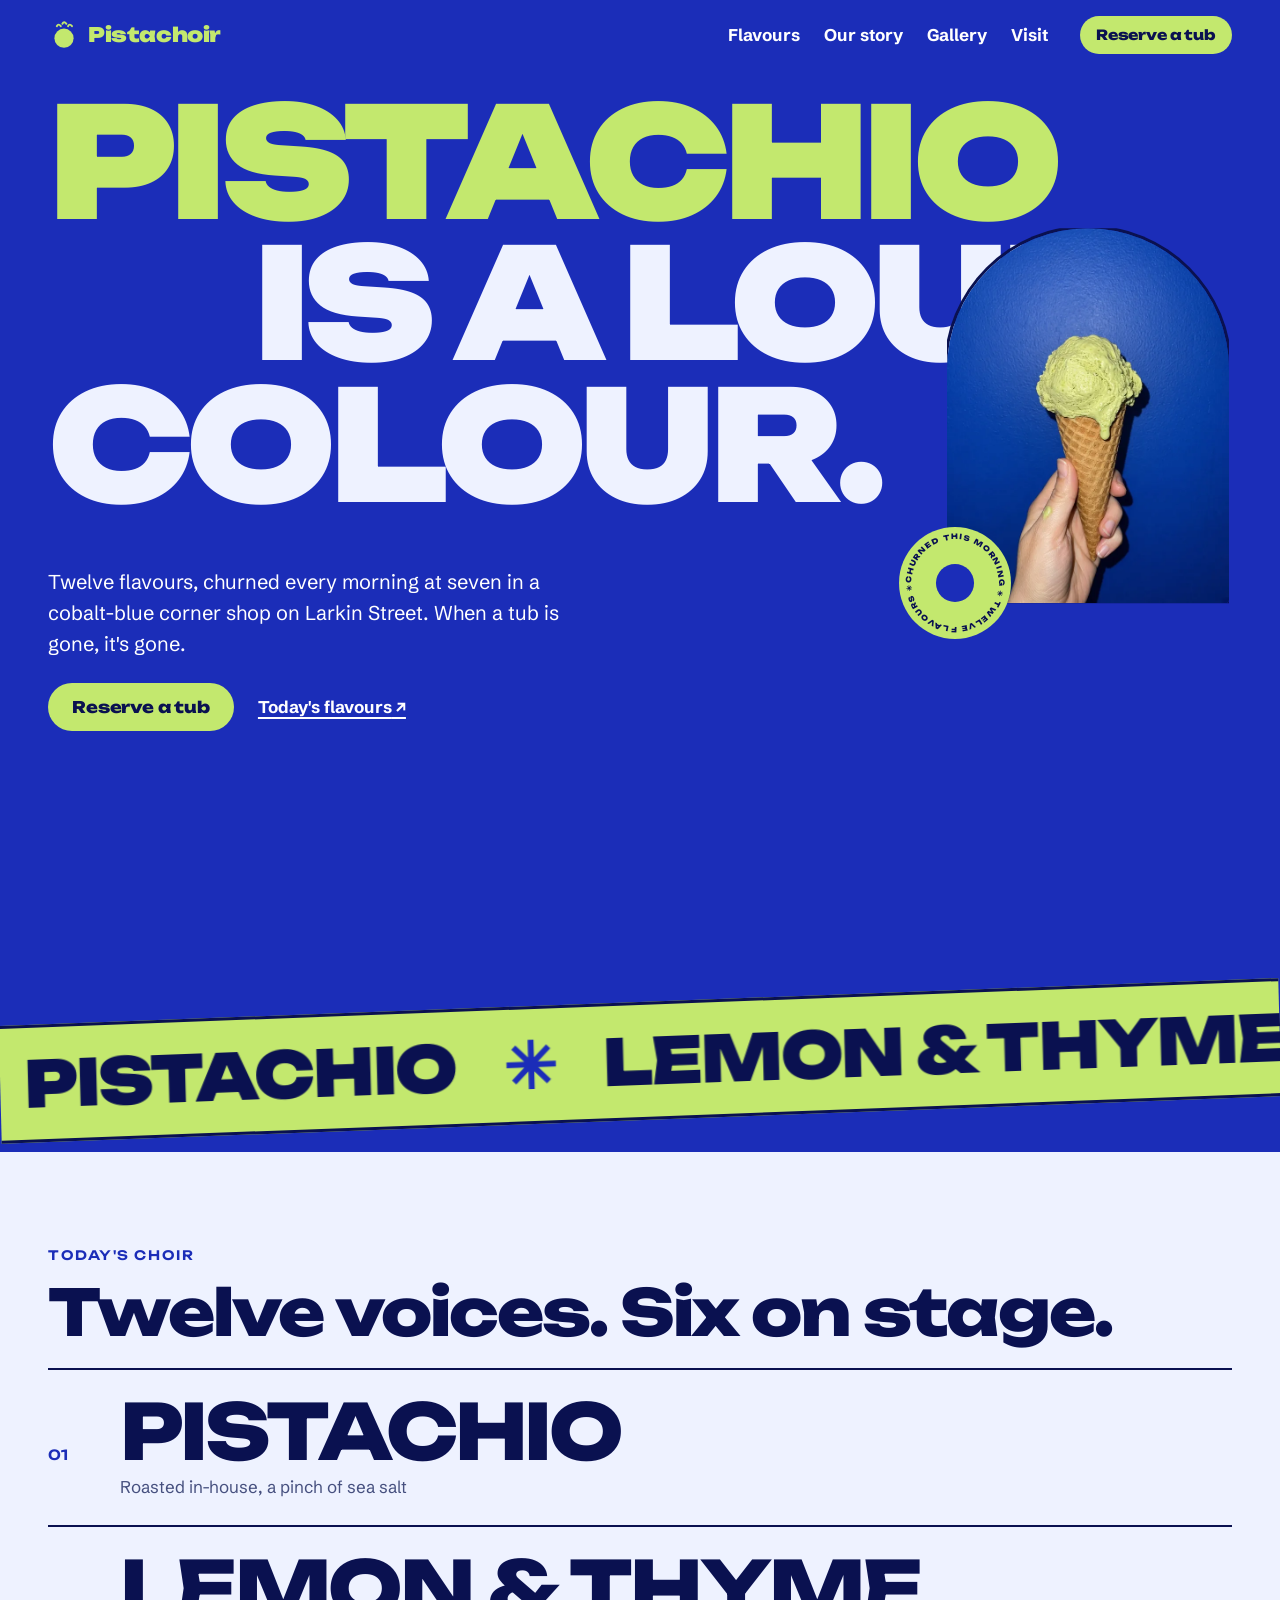
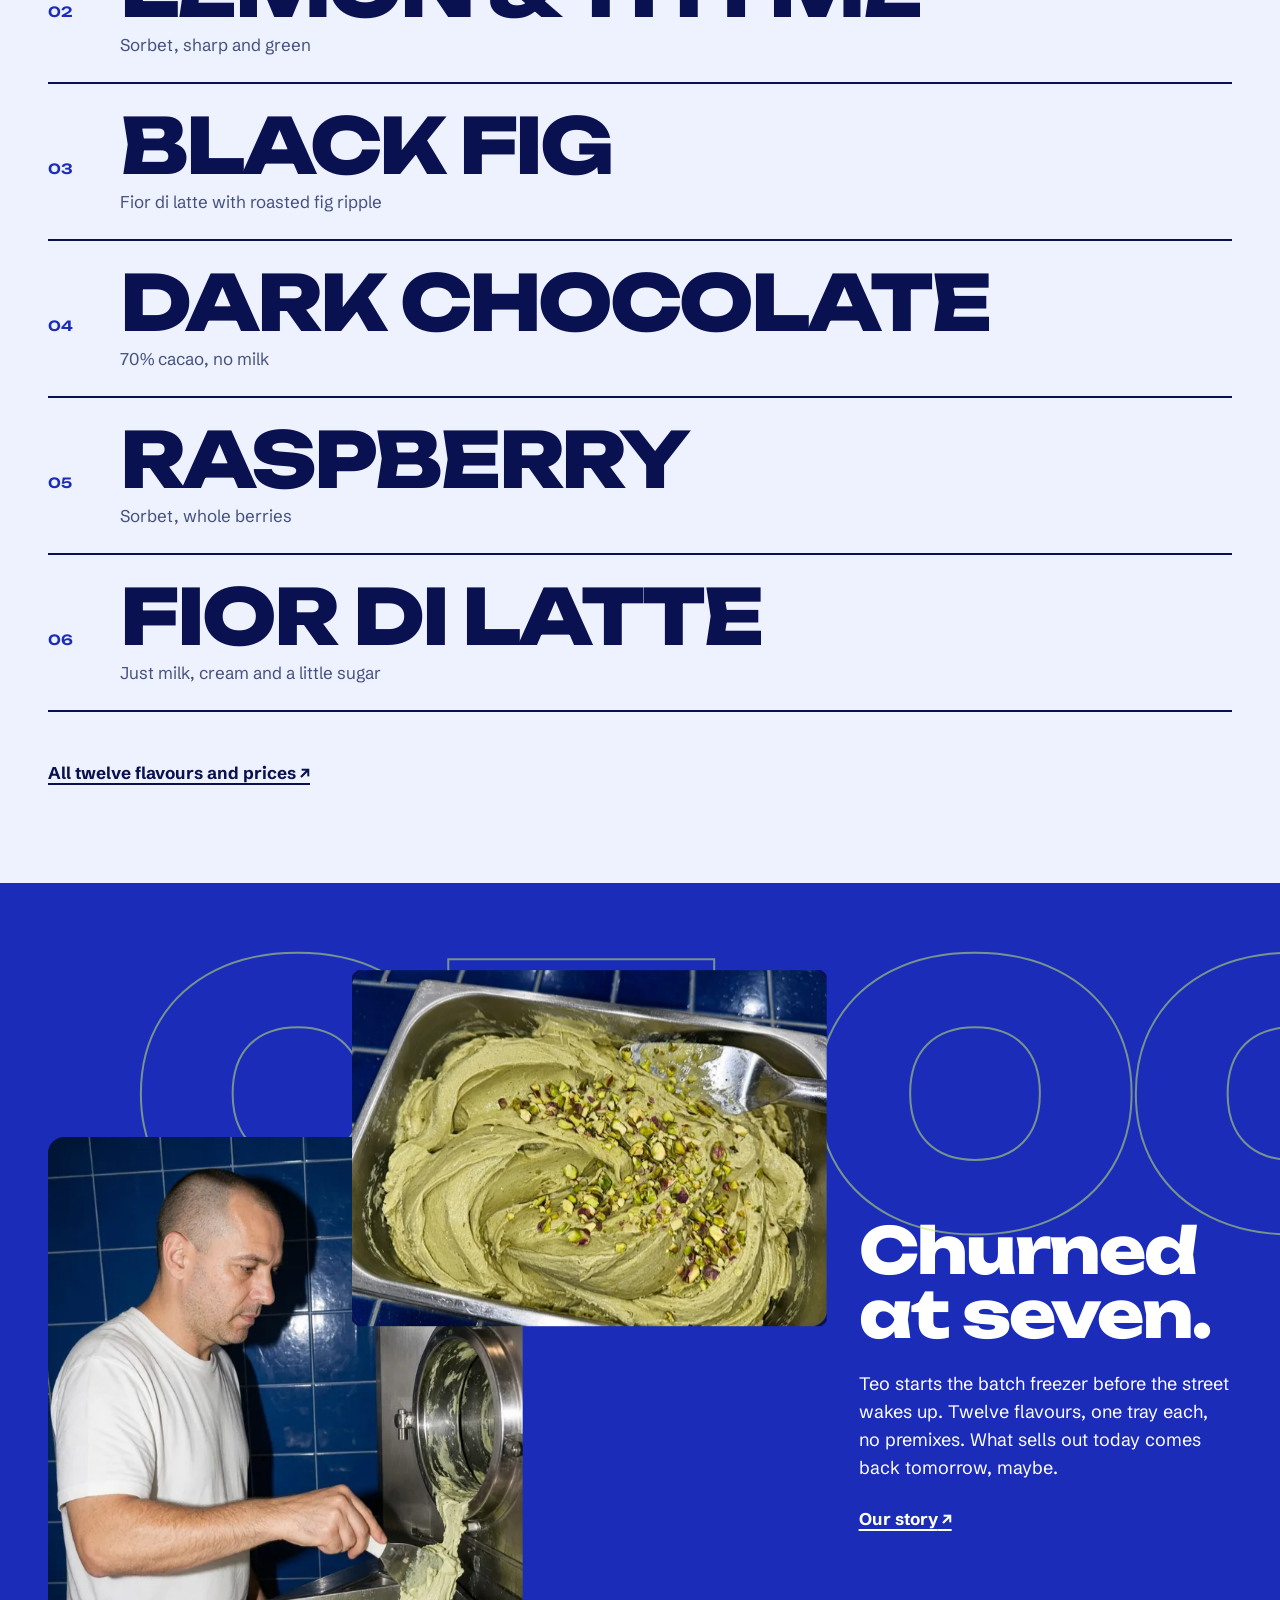
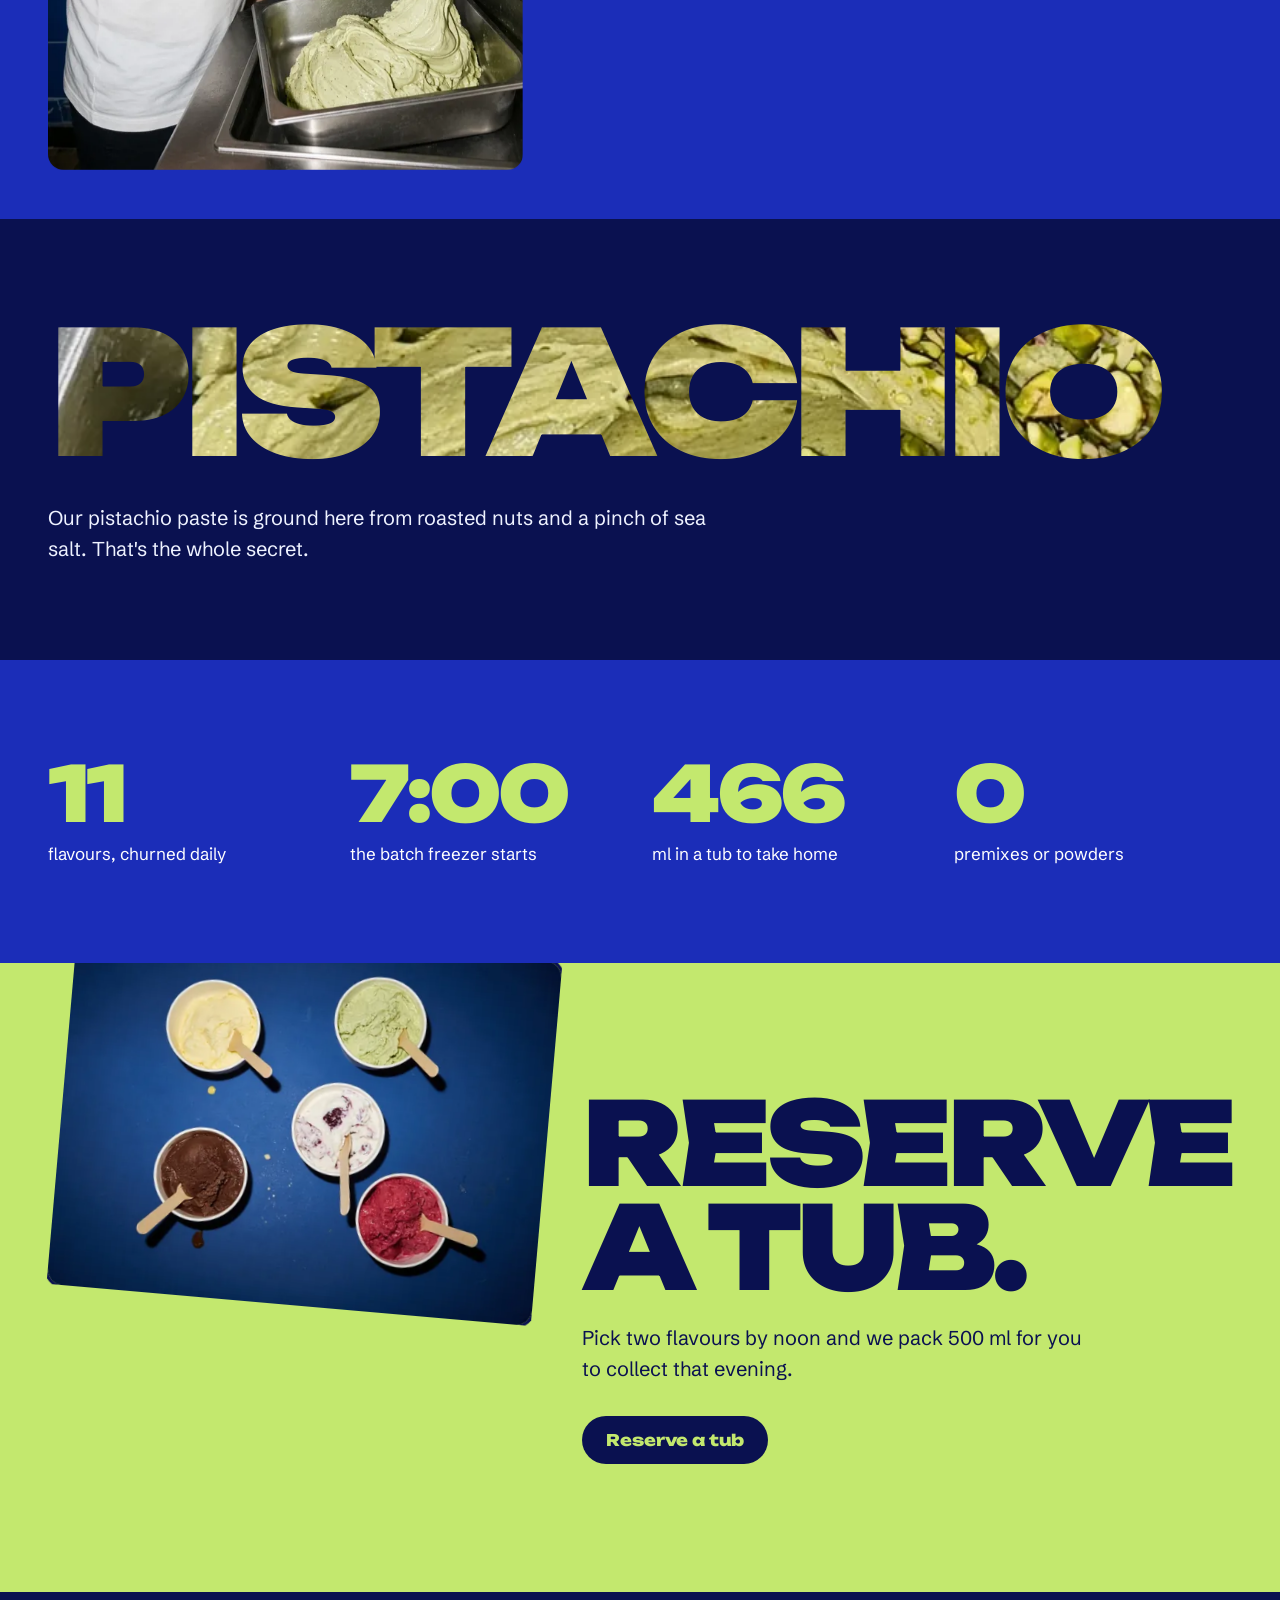
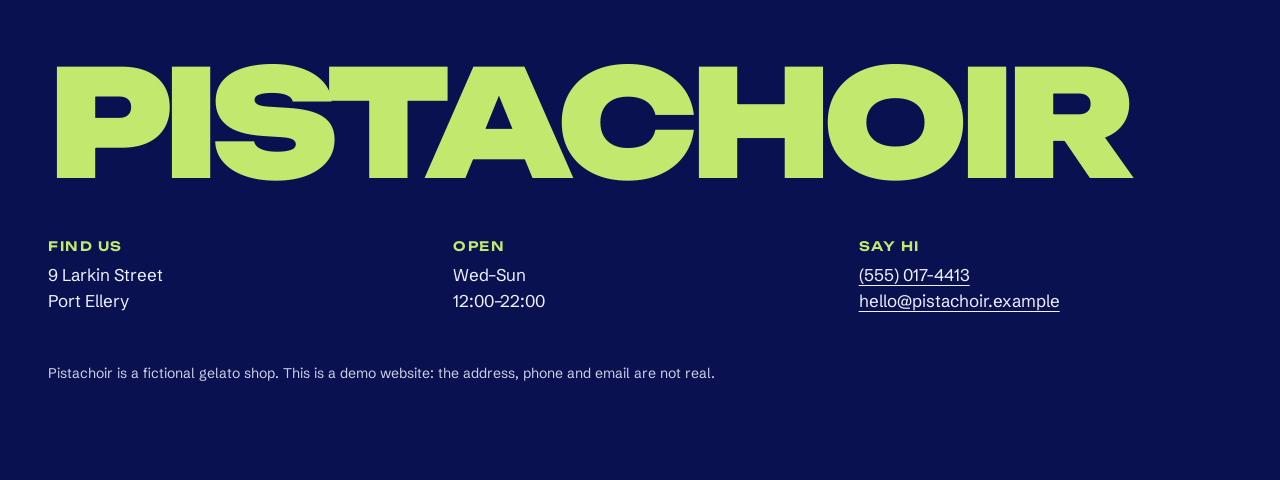
<file: index.html>
<!doctype html>
<html lang="en">
<head>
<meta charset="utf-8">
<meta name="viewport" content="width=device-width, initial-scale=1">
<title>Gelato churned every morning · Pistachoir Gelato</title>
<meta name="description" content="Pistachoir: twelve gelato flavours churned every morning in a cobalt-blue corner shop on Larkin Street, Port Ellery.">
<meta name="theme-color" content="#1b2db8">
<link rel="icon" href="favicon.svg" type="image/svg+xml">
<link rel="preconnect" href="https://fonts.googleapis.com"><link rel="preconnect" href="https://fonts.gstatic.com" crossorigin><link href="https://fonts.googleapis.com/css2?family=Unbounded:wght@400;600;800;900&family=Schibsted+Grotesk:ital,wght@0,400;0,500;0,700;1,400&display=swap" rel="stylesheet">
<link rel="stylesheet" href="styles.css">
<script src="motion.js" defer></script>
</head>
<body class="p-home">
<a class="skip" href="#main">Skip to content</a>
<header class="hdr">
<a class="logo" href="index.html" aria-label="Pistachoir Gelato, home"><svg class="mark" viewBox="0 0 40 40" aria-hidden="true" focusable="false"><circle cx="20" cy="24" r="12" fill="currentColor"/><path d="M11 9q2-4 5 0M18 6q2-4 5 0M25 9q2-4 5 0" stroke="currentColor" stroke-width="2.4" fill="none" stroke-linecap="round"/></svg><span>Pistachoir</span></a>
<nav aria-label="Main"><ul class="nav"><li><a href="flavours.html">Flavours</a></li><li><a href="story.html">Our story</a></li><li><a href="gallery.html">Gallery</a></li><li><a href="visit.html">Visit</a></li></ul></nav>
<a class="btn btn-sm" href="visit.html#reserve">Reserve a tub</a>
</header>
<main id="main">
<section class="hero">
<h1 class="mega" aria-label="Pistachio is a loud colour."><span class="ln"><span class="w" style="--i:0">Pistachio</span></span><span class="ln"><span class="w" style="--i:1">is a loud</span></span><span class="ln"><span class="w" style="--i:2">colour.</span></span></h1>
<figure class="pic hero-fig" data-speed="-0.12"><picture><source type="image/webp" srcset="img/hero-640.webp 640w, img/hero-1280.webp 1280w" sizes="(min-width: 960px) 50vw, 100vw"><img src="img/hero-1280.jpg" alt="A scoop of pistachio gelato on a waffle cone, held up against a cobalt blue wall" width="864" height="1152" fetchpriority="high" decoding="async"></picture></figure>
<div class="hero-side">
<p class="hero-copy">Twelve flavours, churned every morning at seven in a cobalt-blue corner shop on Larkin Street. When a tub is gone, it's gone.</p>
<p class="cta-row"><a class="btn" href="visit.html#reserve">Reserve a tub</a><a class="lnk" href="flavours.html">Today's flavours</a></p>
</div>
<svg class="badge" viewBox="0 0 200 200" aria-hidden="true"><defs><path id="circ" d="M100,100 m-78,0 a78,78 0 1,1 156,0 a78,78 0 1,1 -156,0"/></defs><text><textPath href="#circ" textLength="486" lengthAdjust="spacing">CHURNED THIS MORNING ✳ TWELVE FLAVOURS ✳</textPath></text><circle cx="100" cy="100" r="34"/></svg>
</section>
<div class="marquee" aria-hidden="true"><div class="track"><span>Pistachio</span><span class="star">✳</span><span>Lemon &amp; thyme</span><span class="star">✳</span><span>Black fig</span><span class="star">✳</span><span>Dark chocolate</span><span class="star">✳</span><span>Raspberry</span><span class="star">✳</span><span>Fior di latte</span><span class="star">✳</span><span>Hazelnut</span><span class="star">✳</span><span>Espresso</span><span class="star">✳</span><span>Pistachio</span><span class="star">✳</span><span>Lemon &amp; thyme</span><span class="star">✳</span><span>Black fig</span><span class="star">✳</span><span>Dark chocolate</span><span class="star">✳</span><span>Raspberry</span><span class="star">✳</span><span>Fior di latte</span><span class="star">✳</span><span>Hazelnut</span><span class="star">✳</span><span>Espresso</span><span class="star">✳</span></div></div><p class="sr">Flavours today: Pistachio, Lemon & thyme, Black fig, Dark chocolate, Raspberry, Fior di latte, Hazelnut, Espresso.</p>
<section class="choir">
<div class="choir-head reveal"><p class="kicker">Today's choir</p><h2 class="big">Twelve voices. Six on stage.</h2></div>
<ol class="voices" start="1"><li data-img="img/tray-640.webp"><a href="flavours.html"><span class="num">01</span><span class="name">Pistachio</span><span class="note">Roasted in-house, a pinch of sea salt</span></a></li><li data-img="img/coupe-640.webp"><a href="flavours.html"><span class="num">02</span><span class="name">Lemon &amp; thyme</span><span class="note">Sorbet, sharp and green</span></a></li><li data-img="img/cups-640.webp"><a href="flavours.html"><span class="num">03</span><span class="name">Black fig</span><span class="note">Fior di latte with roasted fig ripple</span></a></li><li data-img="img/coupe-640.webp"><a href="flavours.html"><span class="num">04</span><span class="name">Dark chocolate</span><span class="note">70% cacao, no milk</span></a></li><li data-img="img/cups-640.webp"><a href="flavours.html"><span class="num">05</span><span class="name">Raspberry</span><span class="note">Sorbet, whole berries</span></a></li><li data-img="img/counter-640.webp"><a href="flavours.html"><span class="num">06</span><span class="name">Fior di latte</span><span class="note">Just milk, cream and a little sugar</span></a></li></ol>
<img class="follow" alt="" aria-hidden="true" width="320" height="240">
<p class="choir-more reveal"><a class="lnk" href="flavours.html">All twelve flavours and prices</a></p>
</section>
<section class="overlap">
<p class="ghost" data-x="0.25" aria-hidden="true">07:00</p>
<figure class="pic o1 clip" data-speed="0.03"><picture><source type="image/webp" srcset="img/maker-640.webp 640w, img/maker-1280.webp 1280w" sizes="(min-width: 960px) 50vw, 100vw"><img src="img/maker-1280.jpg" alt="Teo pulling fresh pistachio gelato out of the batch freezer into a steel tray" width="864" height="1152" loading="lazy" decoding="async"></picture></figure>
<figure class="pic o2 clip" data-speed="-0.14"><picture><source type="image/webp" srcset="img/tray-640.webp 640w, img/tray-1280.webp 1280w" sizes="(min-width: 960px) 50vw, 100vw"><img src="img/tray-1280.jpg" alt="A steel tray of pistachio gelato with spatula ridges and chopped pistachios" width="1152" height="864" loading="lazy" decoding="async"></picture></figure>
<div class="o-text reveal">
<h2 class="big">Churned at seven.</h2>
<p>Teo starts the batch freezer before the street wakes up. Twelve flavours, one tray each, no premixes. What sells out today comes back tomorrow, maybe.</p>
<a class="lnk" href="story.html">Our story</a>
</div>
</section>
<section class="cliptext">
<p class="clipword" aria-hidden="true" style="--bg:url(img/tray-1280.webp)">Pistachio</p>
<p class="clip-cap reveal">Our pistachio paste is ground here from roasted nuts and a pinch of sea salt. That's the whole secret.</p>
</section>
<section class="stats">
<div class="stat reveal"><p class="stat-n" data-count="12">12</p><p>flavours, churned daily</p></div>
<div class="stat reveal"><p class="stat-n">7:00</p><p>the batch freezer starts</p></div>
<div class="stat reveal"><p class="stat-n" data-count="500">500</p><p>ml in a tub to take home</p></div>
<div class="stat reveal"><p class="stat-n" data-count="0">0</p><p>premixes or powders</p></div>
</section>
<section class="cta-band">
<figure class="pic cta-fig" data-speed="-0.04"><picture><source type="image/webp" srcset="img/cups-640.webp 640w, img/cups-1280.webp 1280w" sizes="(min-width: 960px) 50vw, 100vw"><img src="img/cups-1280.jpg" alt="Five paper cups of gelato in different flavours on a cobalt table, seen from above" width="1152" height="864" loading="lazy" decoding="async"></picture></figure>
<div class="cta-text reveal">
<h2 class="mega2">Reserve a tub.</h2>
<p>Pick two flavours by noon and we pack 500 ml for you to collect that evening.</p>
<a class="btn btn-alt" href="visit.html#reserve">Reserve a tub</a>
</div>
</section>
</main>
<footer class="ftr">
<p class="ftr-big" aria-hidden="true">Pistachoir</p>
<div class="ftr-grid">
<div><h2 class="ftr-h">Find us</h2><p>9 Larkin Street<br>Port Ellery</p></div>
<div><h2 class="ftr-h">Open</h2><p>Wed–Sun<br>12:00–22:00</p></div>
<div><h2 class="ftr-h">Say hi</h2><p><a href="tel:+15550174413">(555) 017-4413</a><br><a href="mailto:hello@pistachoir.example">hello@pistachoir.example</a></p></div>
</div>
<p class="fine">Pistachoir is a fictional gelato shop. This is a demo website: the address, phone and email are not real.</p>
</footer>
<a class="m-cta btn" href="visit.html#reserve">Reserve a tub</a>
</body>
</html>
</file>
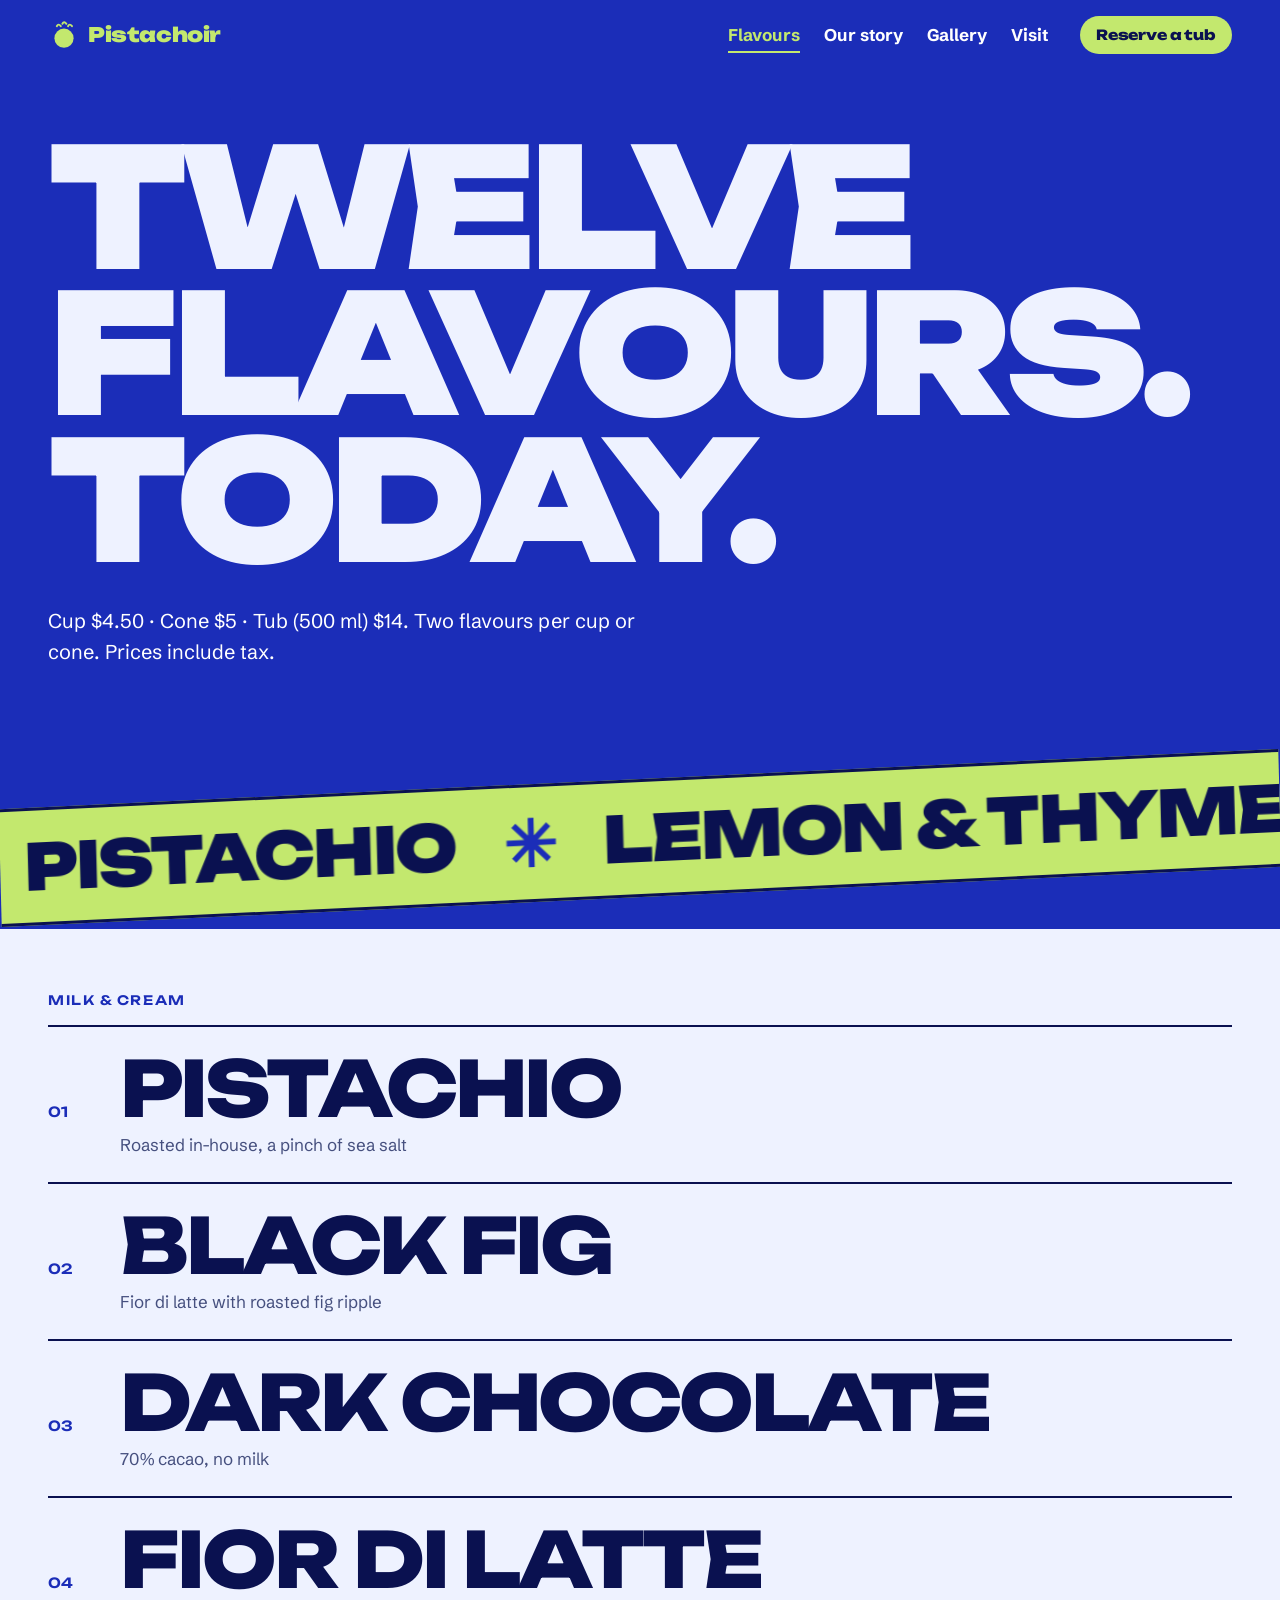
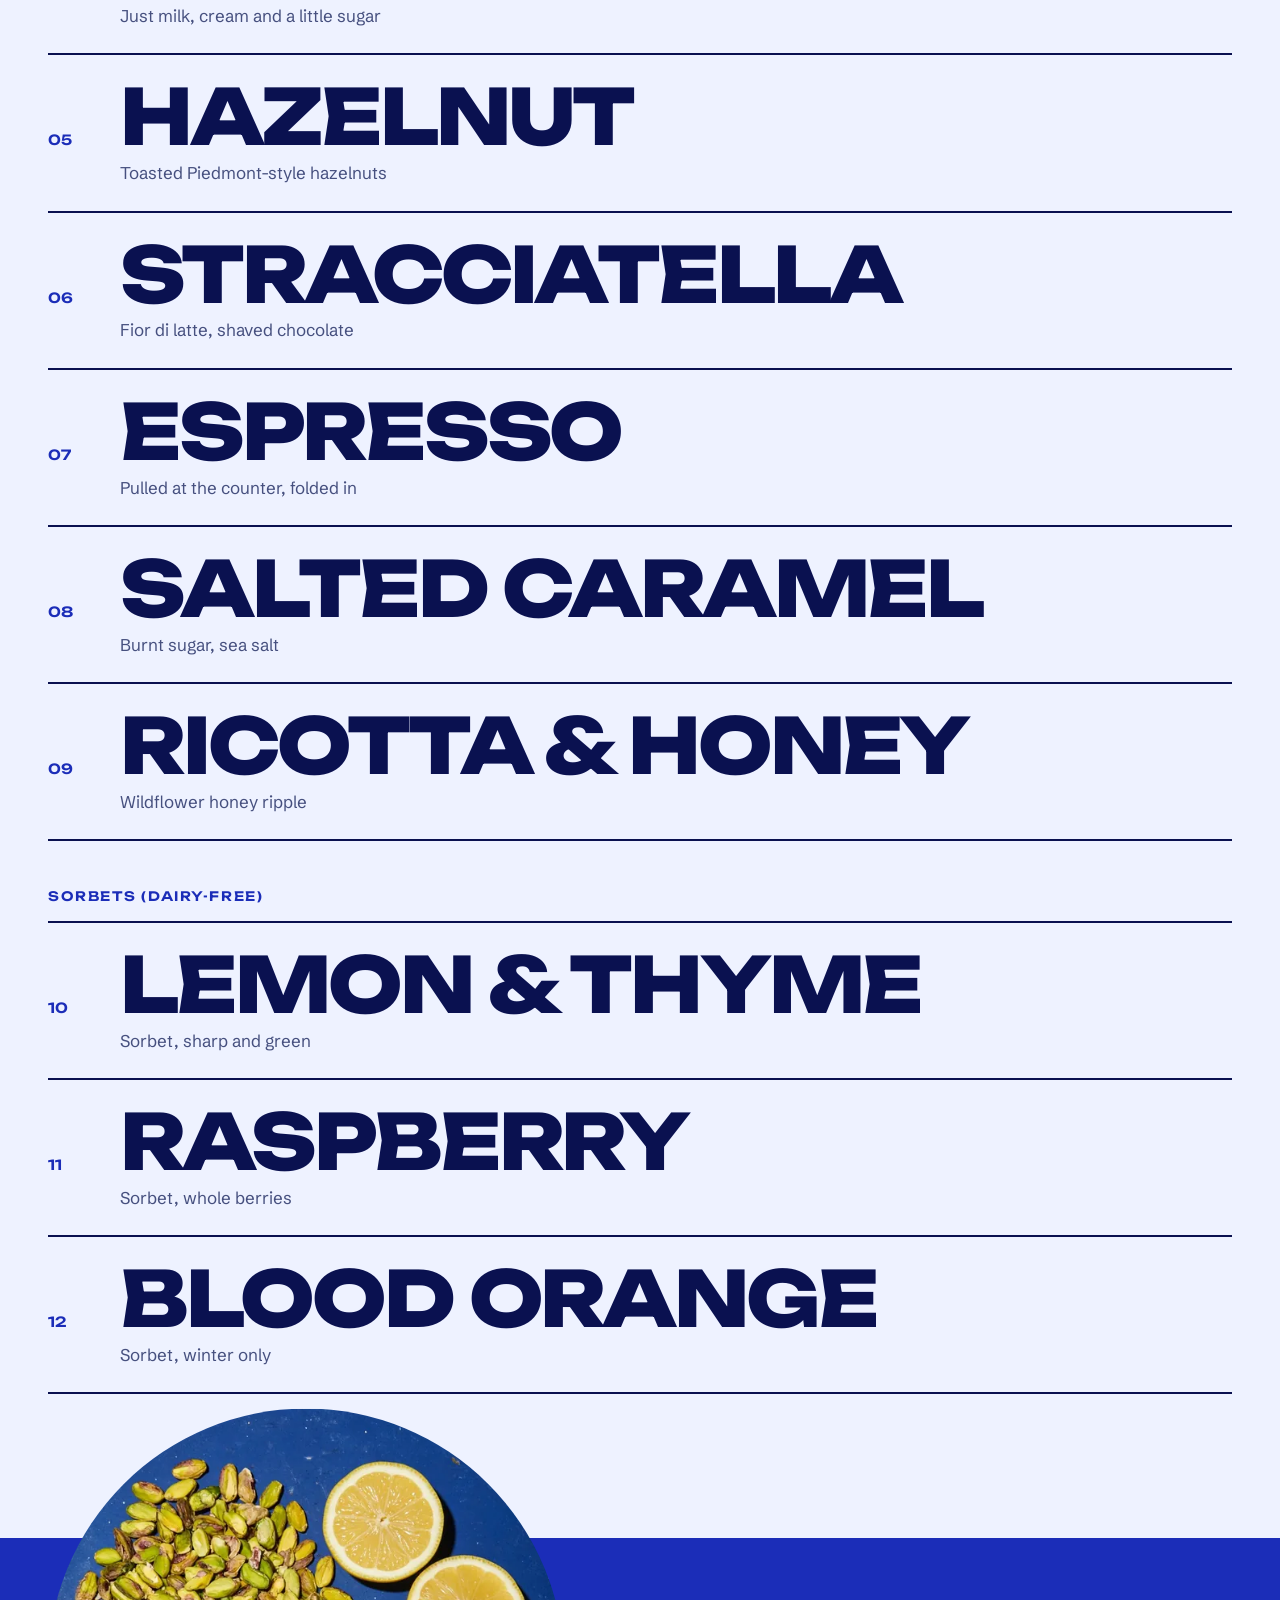
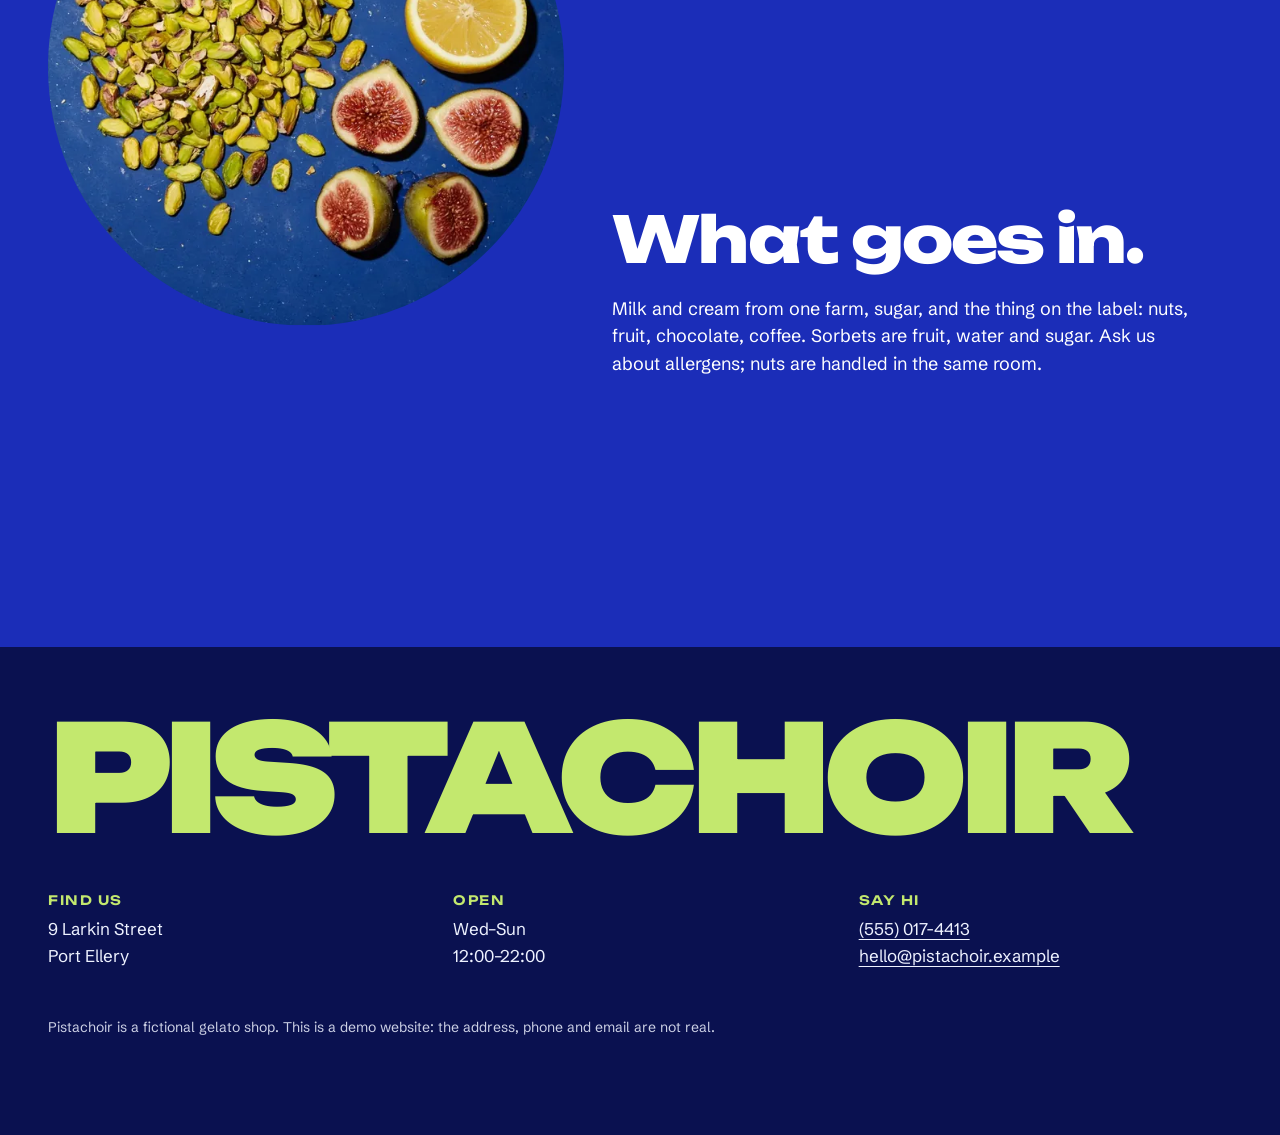
<file: flavours.html>
<!doctype html>
<html lang="en">
<head>
<meta charset="utf-8">
<meta name="viewport" content="width=device-width, initial-scale=1">
<title>Flavours and prices · Pistachoir Gelato</title>
<meta name="description" content="All twelve Pistachoir gelato and sorbet flavours, with cup, cone and tub prices.">
<meta name="theme-color" content="#1b2db8">
<link rel="icon" href="favicon.svg" type="image/svg+xml">
<link rel="preconnect" href="https://fonts.googleapis.com"><link rel="preconnect" href="https://fonts.gstatic.com" crossorigin><link href="https://fonts.googleapis.com/css2?family=Unbounded:wght@400;600;800;900&family=Schibsted+Grotesk:ital,wght@0,400;0,500;0,700;1,400&display=swap" rel="stylesheet">
<link rel="stylesheet" href="styles.css">
<script src="motion.js" defer></script>
</head>
<body class="p-flav">
<a class="skip" href="#main">Skip to content</a>
<header class="hdr">
<a class="logo" href="index.html" aria-label="Pistachoir Gelato, home"><svg class="mark" viewBox="0 0 40 40" aria-hidden="true" focusable="false"><circle cx="20" cy="24" r="12" fill="currentColor"/><path d="M11 9q2-4 5 0M18 6q2-4 5 0M25 9q2-4 5 0" stroke="currentColor" stroke-width="2.4" fill="none" stroke-linecap="round"/></svg><span>Pistachoir</span></a>
<nav aria-label="Main"><ul class="nav"><li><a href="flavours.html" aria-current="page">Flavours</a></li><li><a href="story.html">Our story</a></li><li><a href="gallery.html">Gallery</a></li><li><a href="visit.html">Visit</a></li></ul></nav>
<a class="btn btn-sm" href="visit.html#reserve">Reserve a tub</a>
</header>
<main id="main">
<section class="phead">
<h1 class="mega" aria-label="Twelve flavours. Today."><span class="ln"><span class="w" style="--i:0">Twelve</span></span><span class="ln"><span class="w" style="--i:1">flavours.</span></span><span class="ln"><span class="w" style="--i:2">Today.</span></span></h1>
<p class="phead-copy reveal">Cup $4.50 · Cone $5 · Tub (500 ml) $14. Two flavours per cup or cone. Prices include tax.</p>
</section>
<div class="marquee" aria-hidden="true"><div class="track"><span>Pistachio</span><span class="star">✳</span><span>Lemon &amp; thyme</span><span class="star">✳</span><span>Black fig</span><span class="star">✳</span><span>Dark chocolate</span><span class="star">✳</span><span>Raspberry</span><span class="star">✳</span><span>Fior di latte</span><span class="star">✳</span><span>Hazelnut</span><span class="star">✳</span><span>Espresso</span><span class="star">✳</span><span>Pistachio</span><span class="star">✳</span><span>Lemon &amp; thyme</span><span class="star">✳</span><span>Black fig</span><span class="star">✳</span><span>Dark chocolate</span><span class="star">✳</span><span>Raspberry</span><span class="star">✳</span><span>Fior di latte</span><span class="star">✳</span><span>Hazelnut</span><span class="star">✳</span><span>Espresso</span><span class="star">✳</span></div></div><p class="sr">Flavours today: Pistachio, Lemon & thyme, Black fig, Dark chocolate, Raspberry, Fior di latte, Hazelnut, Espresso.</p>
<section class="choir full">
<div class="choir-head reveal"><p class="kicker">Milk &amp; cream</p></div>
<ol class="voices" start="1"><li data-img="img/tray-640.webp"><a href="flavours.html"><span class="num">01</span><span class="name">Pistachio</span><span class="note">Roasted in-house, a pinch of sea salt</span></a></li><li data-img="img/cups-640.webp"><a href="flavours.html"><span class="num">02</span><span class="name">Black fig</span><span class="note">Fior di latte with roasted fig ripple</span></a></li><li data-img="img/coupe-640.webp"><a href="flavours.html"><span class="num">03</span><span class="name">Dark chocolate</span><span class="note">70% cacao, no milk</span></a></li><li data-img="img/counter-640.webp"><a href="flavours.html"><span class="num">04</span><span class="name">Fior di latte</span><span class="note">Just milk, cream and a little sugar</span></a></li><li data-img="img/counter-640.webp"><a href="flavours.html"><span class="num">05</span><span class="name">Hazelnut</span><span class="note">Toasted Piedmont-style hazelnuts</span></a></li><li data-img="img/counter-640.webp"><a href="flavours.html"><span class="num">06</span><span class="name">Stracciatella</span><span class="note">Fior di latte, shaved chocolate</span></a></li><li data-img="img/coupe-640.webp"><a href="flavours.html"><span class="num">07</span><span class="name">Espresso</span><span class="note">Pulled at the counter, folded in</span></a></li><li data-img="img/counter-640.webp"><a href="flavours.html"><span class="num">08</span><span class="name">Salted caramel</span><span class="note">Burnt sugar, sea salt</span></a></li><li data-img="img/ingredients-640.webp"><a href="flavours.html"><span class="num">09</span><span class="name">Ricotta &amp; honey</span><span class="note">Wildflower honey ripple</span></a></li></ol>
<div class="choir-head reveal"><p class="kicker">Sorbets (dairy-free)</p></div>
<ol class="voices" start="10"><li data-img="img/coupe-640.webp"><a href="flavours.html"><span class="num">10</span><span class="name">Lemon &amp; thyme</span><span class="note">Sorbet, sharp and green</span></a></li><li data-img="img/cups-640.webp"><a href="flavours.html"><span class="num">11</span><span class="name">Raspberry</span><span class="note">Sorbet, whole berries</span></a></li><li data-img="img/ingredients-640.webp"><a href="flavours.html"><span class="num">12</span><span class="name">Blood orange</span><span class="note">Sorbet, winter only</span></a></li></ol>
<img class="follow" alt="" aria-hidden="true" width="320" height="240">
</section>
<section class="flav-aside">
<figure class="pic fa-fig clip" data-speed="-0.08"><picture><source type="image/webp" srcset="img/ingredients-640.webp 640w, img/ingredients-1280.webp 1280w" sizes="(min-width: 960px) 50vw, 100vw"><img src="img/ingredients-1280.jpg" alt="Shelled pistachios, halved lemons and cut figs on a cobalt surface" width="1024" height="1024" loading="lazy" decoding="async"></picture></figure>
<div class="reveal"><h2 class="big">What goes in.</h2><p>Milk and cream from one farm, sugar, and the thing on the label: nuts, fruit, chocolate, coffee. Sorbets are fruit, water and sugar. Ask us about allergens; nuts are handled in the same room.</p></div>
</section>
</main>
<footer class="ftr">
<p class="ftr-big" aria-hidden="true">Pistachoir</p>
<div class="ftr-grid">
<div><h2 class="ftr-h">Find us</h2><p>9 Larkin Street<br>Port Ellery</p></div>
<div><h2 class="ftr-h">Open</h2><p>Wed–Sun<br>12:00–22:00</p></div>
<div><h2 class="ftr-h">Say hi</h2><p><a href="tel:+15550174413">(555) 017-4413</a><br><a href="mailto:hello@pistachoir.example">hello@pistachoir.example</a></p></div>
</div>
<p class="fine">Pistachoir is a fictional gelato shop. This is a demo website: the address, phone and email are not real.</p>
</footer>
<a class="m-cta btn" href="visit.html#reserve">Reserve a tub</a>
</body>
</html>
</file>
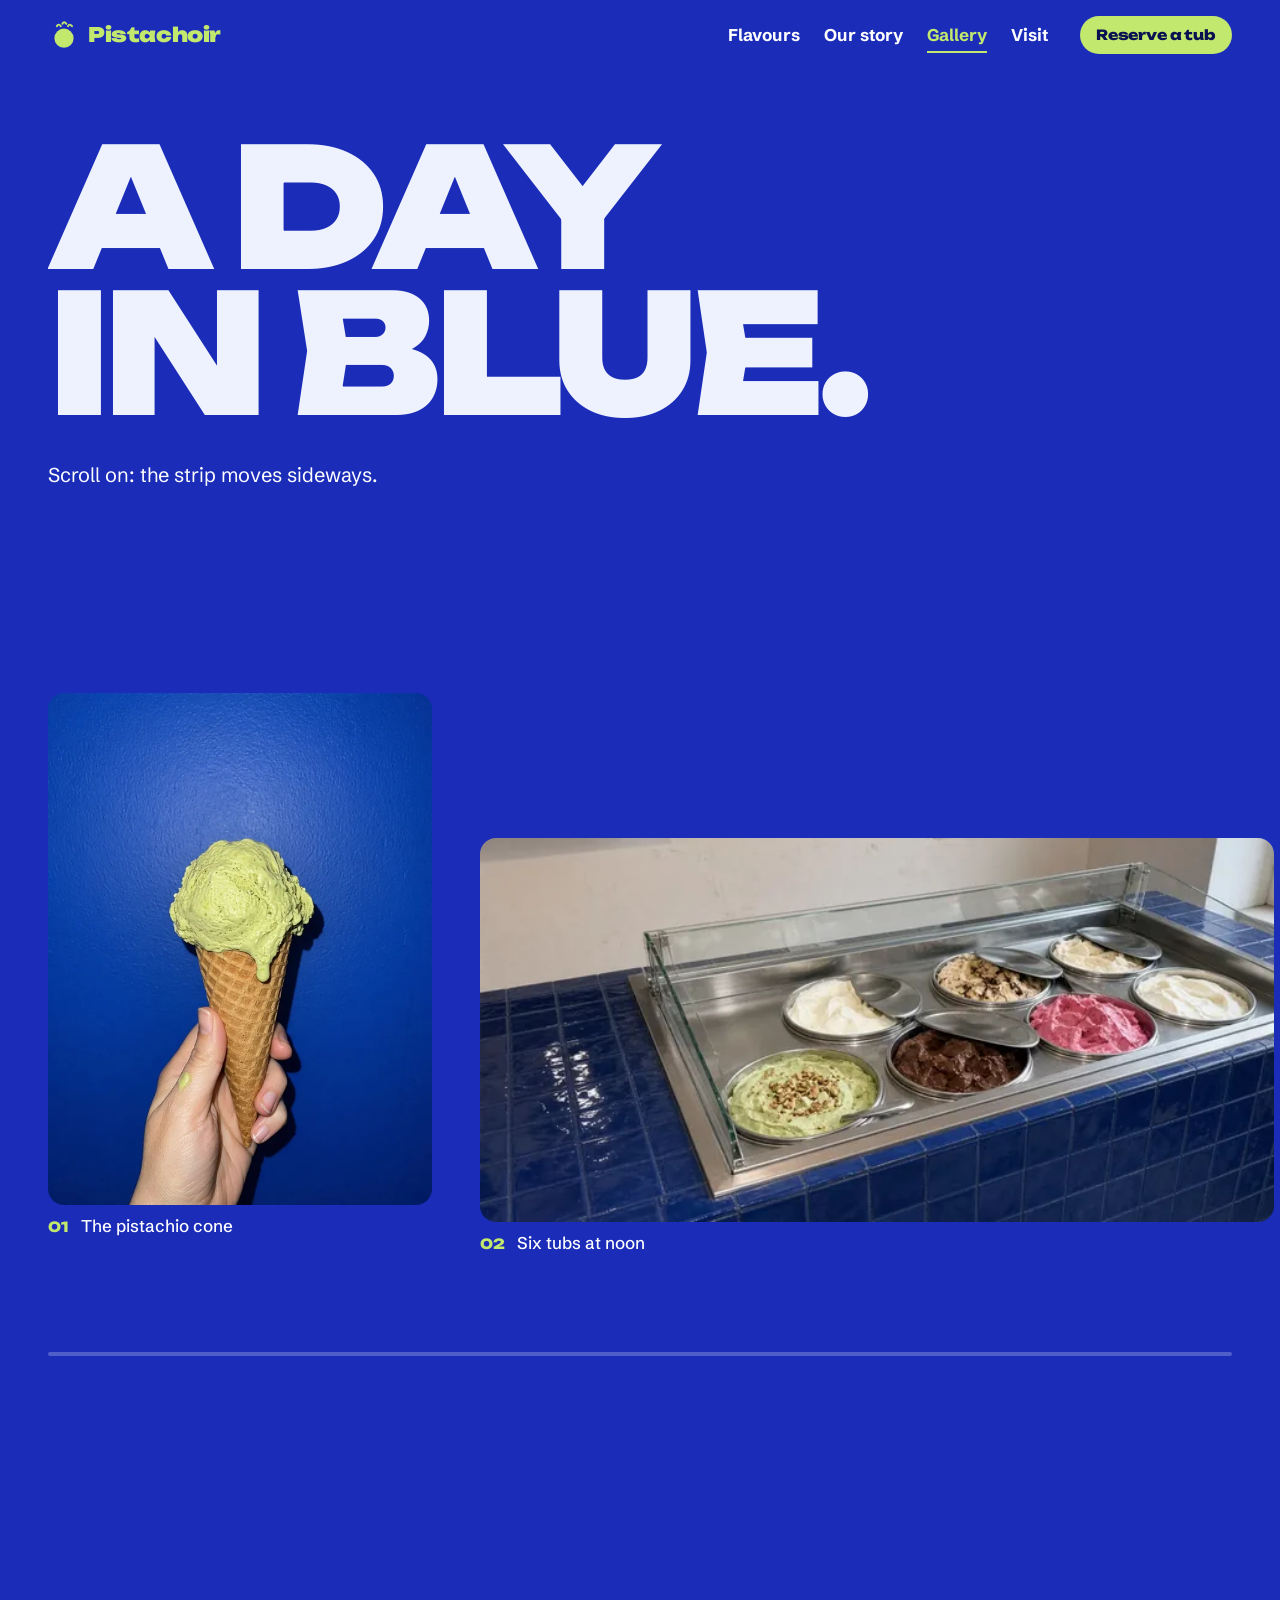
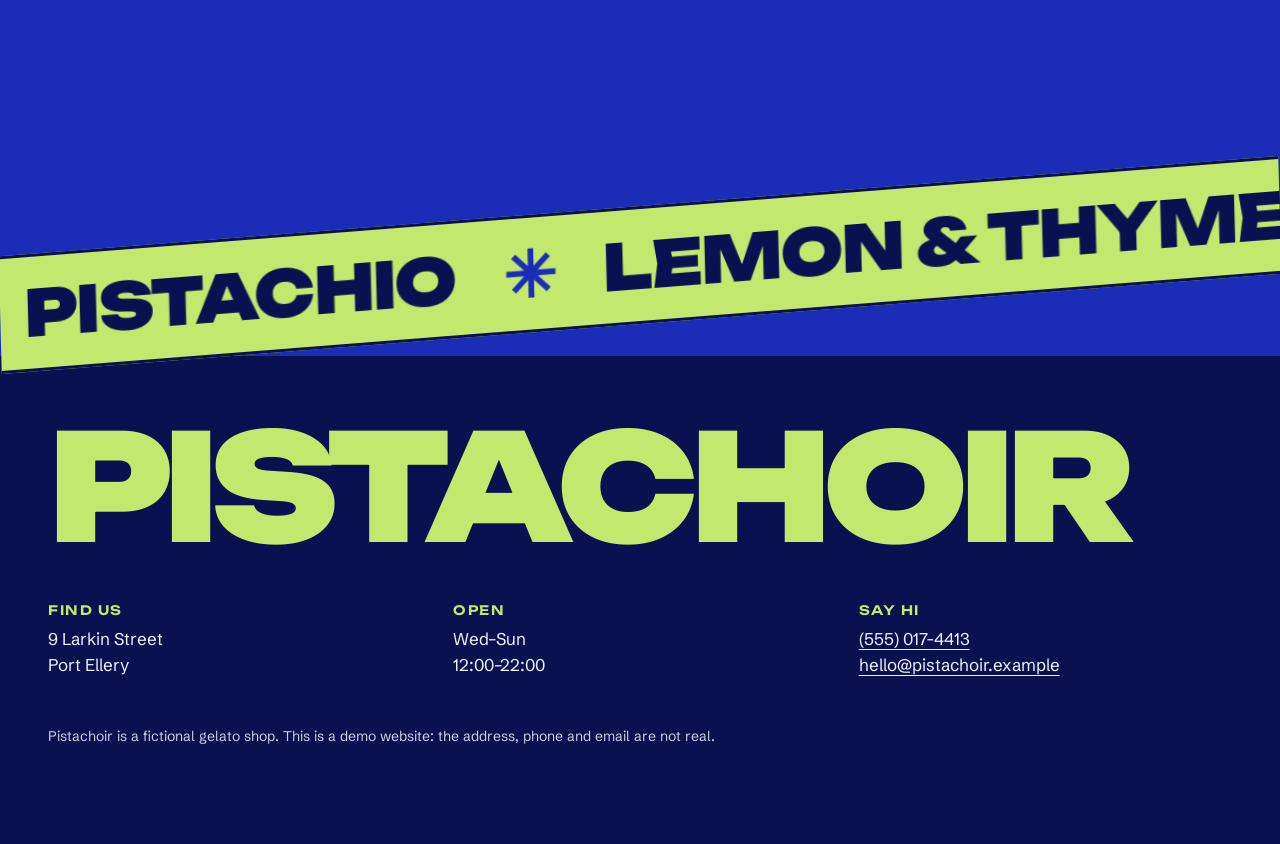
<file: gallery.html>
<!doctype html>
<html lang="en">
<head>
<meta charset="utf-8">
<meta name="viewport" content="width=device-width, initial-scale=1">
<title>Gallery · Pistachoir Gelato</title>
<meta name="description" content="A day at Pistachoir in eight photos.">
<meta name="theme-color" content="#1b2db8">
<link rel="icon" href="favicon.svg" type="image/svg+xml">
<link rel="preconnect" href="https://fonts.googleapis.com"><link rel="preconnect" href="https://fonts.gstatic.com" crossorigin><link href="https://fonts.googleapis.com/css2?family=Unbounded:wght@400;600;800;900&family=Schibsted+Grotesk:ital,wght@0,400;0,500;0,700;1,400&display=swap" rel="stylesheet">
<link rel="stylesheet" href="styles.css">
<script src="motion.js" defer></script>
</head>
<body class="p-gal">
<a class="skip" href="#main">Skip to content</a>
<header class="hdr">
<a class="logo" href="index.html" aria-label="Pistachoir Gelato, home"><svg class="mark" viewBox="0 0 40 40" aria-hidden="true" focusable="false"><circle cx="20" cy="24" r="12" fill="currentColor"/><path d="M11 9q2-4 5 0M18 6q2-4 5 0M25 9q2-4 5 0" stroke="currentColor" stroke-width="2.4" fill="none" stroke-linecap="round"/></svg><span>Pistachoir</span></a>
<nav aria-label="Main"><ul class="nav"><li><a href="flavours.html">Flavours</a></li><li><a href="story.html">Our story</a></li><li><a href="gallery.html" aria-current="page">Gallery</a></li><li><a href="visit.html">Visit</a></li></ul></nav>
<a class="btn btn-sm" href="visit.html#reserve">Reserve a tub</a>
</header>
<main id="main">
<section class="phead">
<h1 class="mega" aria-label="A day in blue."><span class="ln"><span class="w" style="--i:0">A day</span></span><span class="ln"><span class="w" style="--i:1">in blue.</span></span></h1>
<p class="phead-copy reveal">Scroll on: the strip moves sideways.</p>
</section>
<section class="hscroll"><div class="h-sticky"><div class="h-track"><figure class="h-item h-tall reveal"><figure class="pic h-pic"><picture><source type="image/webp" srcset="img/hero-640.webp 640w, img/hero-1280.webp 1280w" sizes="(min-width: 960px) 50vw, 100vw"><img src="img/hero-1280.jpg" alt="The pistachio cone" width="864" height="1152" loading="lazy" decoding="async"></picture></figure><figcaption><span>01</span> The pistachio cone</figcaption></figure><figure class="h-item h-wide reveal"><figure class="pic h-pic"><picture><source type="image/webp" srcset="img/counter-640.webp 640w, img/counter-1280.webp 1280w" sizes="(min-width: 960px) 50vw, 100vw"><img src="img/counter-1280.jpg" alt="Six tubs at noon" width="1024" height="496" loading="lazy" decoding="async"></picture></figure><figcaption><span>02</span> Six tubs at noon</figcaption></figure><figure class="h-item h-sq reveal"><figure class="pic h-pic"><picture><source type="image/webp" srcset="img/ingredients-640.webp 640w, img/ingredients-1280.webp 1280w" sizes="(min-width: 960px) 50vw, 100vw"><img src="img/ingredients-1280.jpg" alt="Before the churn" width="1024" height="1024" loading="lazy" decoding="async"></picture></figure><figcaption><span>03</span> Before the churn</figcaption></figure><figure class="h-item h-tall reveal"><figure class="pic h-pic"><picture><source type="image/webp" srcset="img/maker-640.webp 640w, img/maker-1280.webp 1280w" sizes="(min-width: 960px) 50vw, 100vw"><img src="img/maker-1280.jpg" alt="Teo, 7:20" width="864" height="1152" loading="lazy" decoding="async"></picture></figure><figcaption><span>04</span> Teo, 7:20</figcaption></figure><figure class="h-item h-land reveal"><figure class="pic h-pic"><picture><source type="image/webp" srcset="img/coupe-640.webp 640w, img/coupe-1280.webp 1280w" sizes="(min-width: 960px) 50vw, 100vw"><img src="img/coupe-1280.jpg" alt="Lemon &amp; dark chocolate" width="1152" height="864" loading="lazy" decoding="async"></picture></figure><figcaption><span>05</span> Lemon &amp; dark chocolate</figcaption></figure><figure class="h-item h-tall reveal"><figure class="pic h-pic"><picture><source type="image/webp" srcset="img/storefront-640.webp 640w, img/storefront-1280.webp 1280w" sizes="(min-width: 960px) 50vw, 100vw"><img src="img/storefront-1280.jpg" alt="Larkin Street, blue hour" width="864" height="1152" loading="lazy" decoding="async"></picture></figure><figcaption><span>06</span> Larkin Street, blue hour</figcaption></figure><figure class="h-item h-land reveal"><figure class="pic h-pic"><picture><source type="image/webp" srcset="img/tray-640.webp 640w, img/tray-1280.webp 1280w" sizes="(min-width: 960px) 50vw, 100vw"><img src="img/tray-1280.jpg" alt="The pistachio tray" width="1152" height="864" loading="lazy" decoding="async"></picture></figure><figcaption><span>07</span> The pistachio tray</figcaption></figure><figure class="h-item h-land reveal"><figure class="pic h-pic"><picture><source type="image/webp" srcset="img/cups-640.webp 640w, img/cups-1280.webp 1280w" sizes="(min-width: 960px) 50vw, 100vw"><img src="img/cups-1280.jpg" alt="Five flavours, one table" width="1152" height="864" loading="lazy" decoding="async"></picture></figure><figcaption><span>08</span> Five flavours, one table</figcaption></figure></div><div class="h-bar" aria-hidden="true"><span></span></div></div></section>
<div class="marquee" aria-hidden="true"><div class="track"><span>Pistachio</span><span class="star">✳</span><span>Lemon &amp; thyme</span><span class="star">✳</span><span>Black fig</span><span class="star">✳</span><span>Dark chocolate</span><span class="star">✳</span><span>Raspberry</span><span class="star">✳</span><span>Fior di latte</span><span class="star">✳</span><span>Hazelnut</span><span class="star">✳</span><span>Espresso</span><span class="star">✳</span><span>Pistachio</span><span class="star">✳</span><span>Lemon &amp; thyme</span><span class="star">✳</span><span>Black fig</span><span class="star">✳</span><span>Dark chocolate</span><span class="star">✳</span><span>Raspberry</span><span class="star">✳</span><span>Fior di latte</span><span class="star">✳</span><span>Hazelnut</span><span class="star">✳</span><span>Espresso</span><span class="star">✳</span></div></div><p class="sr">Flavours today: Pistachio, Lemon & thyme, Black fig, Dark chocolate, Raspberry, Fior di latte, Hazelnut, Espresso.</p>
</main>
<footer class="ftr">
<p class="ftr-big" aria-hidden="true">Pistachoir</p>
<div class="ftr-grid">
<div><h2 class="ftr-h">Find us</h2><p>9 Larkin Street<br>Port Ellery</p></div>
<div><h2 class="ftr-h">Open</h2><p>Wed–Sun<br>12:00–22:00</p></div>
<div><h2 class="ftr-h">Say hi</h2><p><a href="tel:+15550174413">(555) 017-4413</a><br><a href="mailto:hello@pistachoir.example">hello@pistachoir.example</a></p></div>
</div>
<p class="fine">Pistachoir is a fictional gelato shop. This is a demo website: the address, phone and email are not real.</p>
</footer>
<a class="m-cta btn" href="visit.html#reserve">Reserve a tub</a>
</body>
</html>
</file>
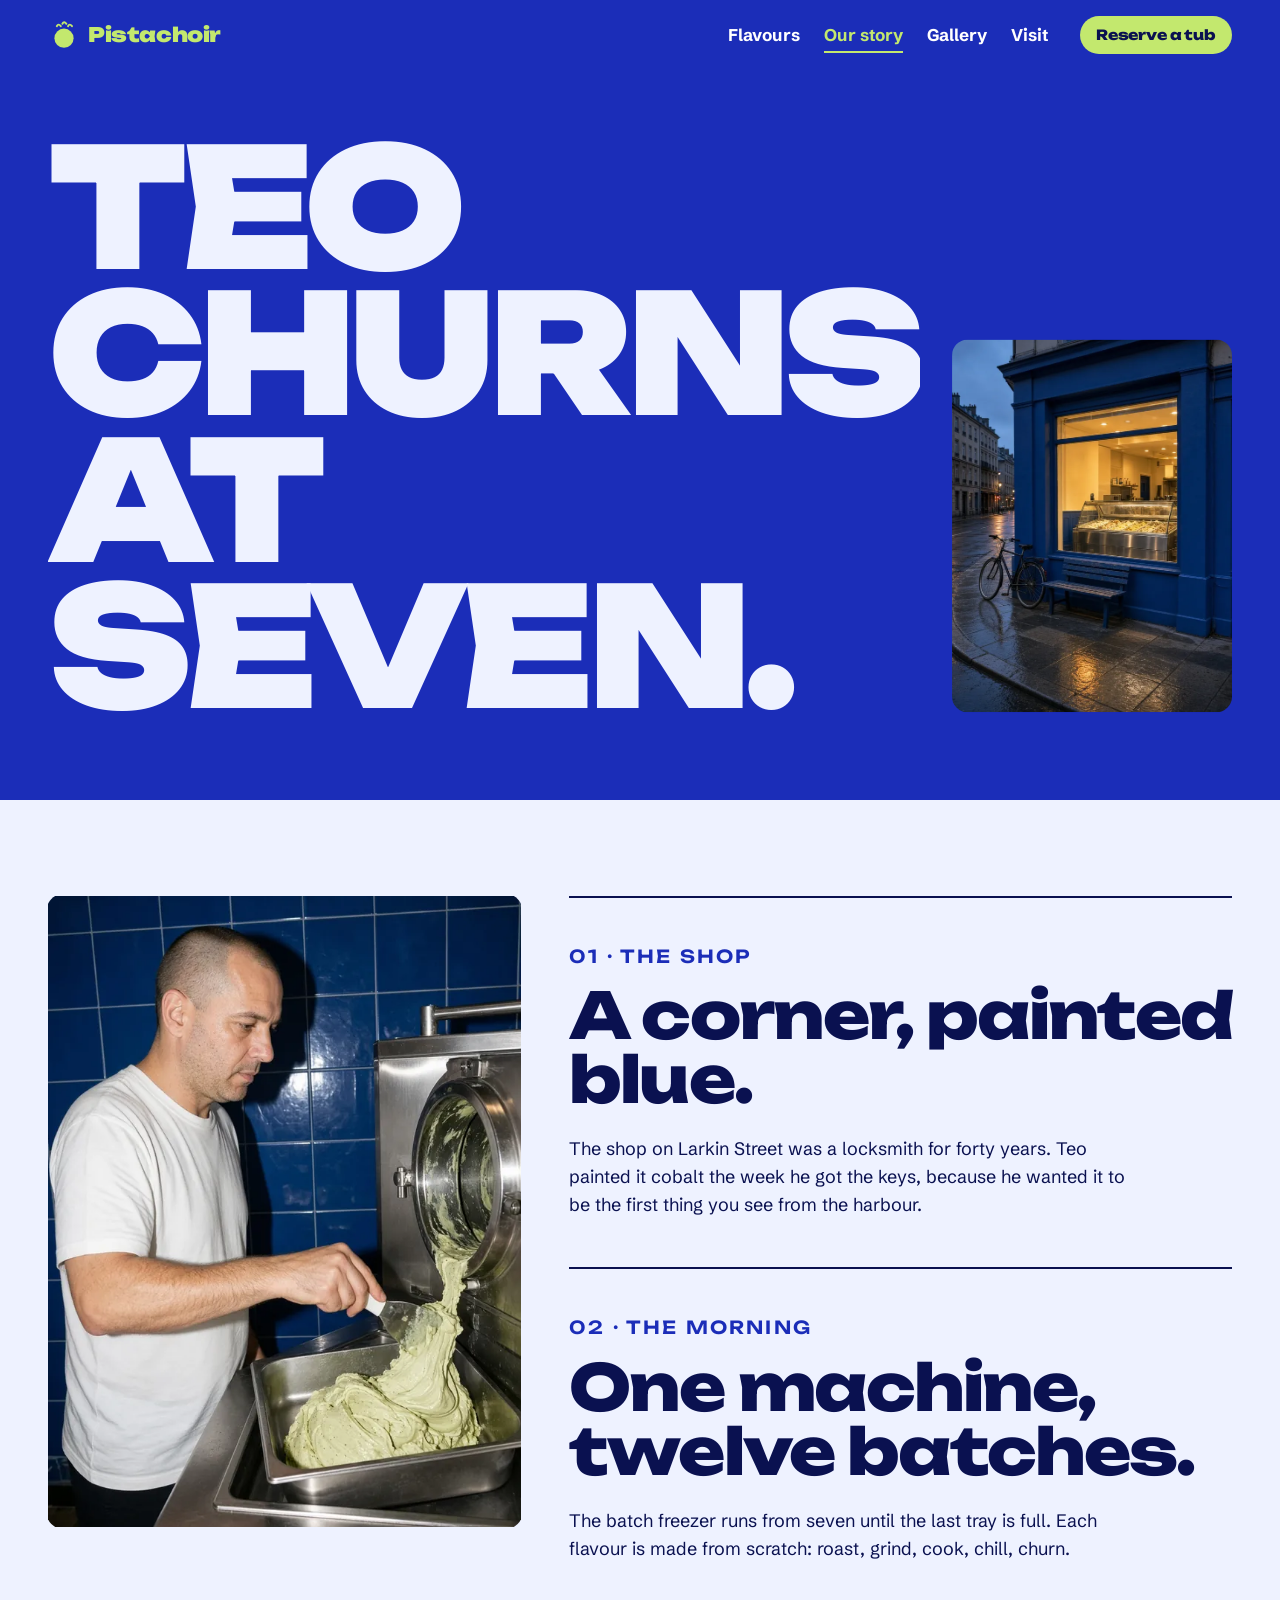
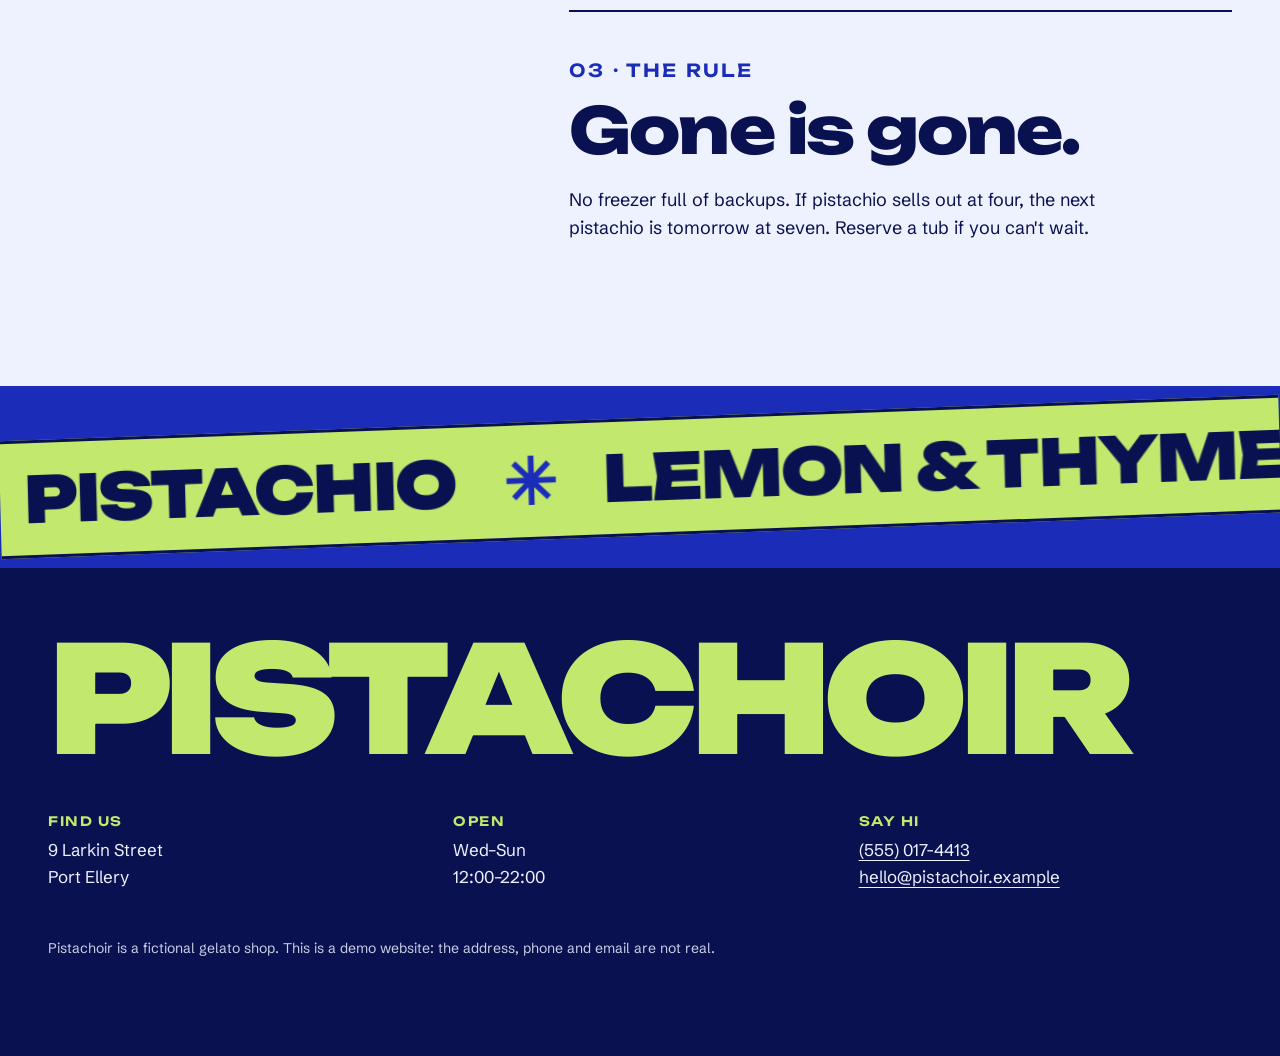
<file: story.html>
<!doctype html>
<html lang="en">
<head>
<meta charset="utf-8">
<meta name="viewport" content="width=device-width, initial-scale=1">
<title>Our story · Pistachoir Gelato</title>
<meta name="description" content="How Teo started Pistachoir in an old locksmith's shop and why gone is gone.">
<meta name="theme-color" content="#1b2db8">
<link rel="icon" href="favicon.svg" type="image/svg+xml">
<link rel="preconnect" href="https://fonts.googleapis.com"><link rel="preconnect" href="https://fonts.gstatic.com" crossorigin><link href="https://fonts.googleapis.com/css2?family=Unbounded:wght@400;600;800;900&family=Schibsted+Grotesk:ital,wght@0,400;0,500;0,700;1,400&display=swap" rel="stylesheet">
<link rel="stylesheet" href="styles.css">
<script src="motion.js" defer></script>
</head>
<body class="p-story">
<a class="skip" href="#main">Skip to content</a>
<header class="hdr">
<a class="logo" href="index.html" aria-label="Pistachoir Gelato, home"><svg class="mark" viewBox="0 0 40 40" aria-hidden="true" focusable="false"><circle cx="20" cy="24" r="12" fill="currentColor"/><path d="M11 9q2-4 5 0M18 6q2-4 5 0M25 9q2-4 5 0" stroke="currentColor" stroke-width="2.4" fill="none" stroke-linecap="round"/></svg><span>Pistachoir</span></a>
<nav aria-label="Main"><ul class="nav"><li><a href="flavours.html">Flavours</a></li><li><a href="story.html" aria-current="page">Our story</a></li><li><a href="gallery.html">Gallery</a></li><li><a href="visit.html">Visit</a></li></ul></nav>
<a class="btn btn-sm" href="visit.html#reserve">Reserve a tub</a>
</header>
<main id="main">
<section class="phead story-head">
<h1 class="mega" aria-label="Teo churns at seven."><span class="ln"><span class="w" style="--i:0">Teo churns</span></span><span class="ln"><span class="w" style="--i:1">at seven.</span></span></h1>
<figure class="pic sh-fig clip" data-speed="-0.1"><picture><source type="image/webp" srcset="img/storefront-640.webp 640w, img/storefront-1280.webp 1280w" sizes="(min-width: 960px) 50vw, 100vw"><img src="img/storefront-1280.jpg" alt="The cobalt blue shopfront at blue hour, warm light inside, a bench and a bicycle outside" width="864" height="1152" loading="lazy" decoding="async"></picture></figure>
</section>
<section class="chapters">
<div class="ch-sticky"><figure class="pic ch-fig"><picture><source type="image/webp" srcset="img/maker-640.webp 640w, img/maker-1280.webp 1280w" sizes="(min-width: 960px) 50vw, 100vw"><img src="img/maker-1280.jpg" alt="Teo at the batch freezer" width="864" height="1152" loading="lazy" decoding="async"></picture></figure></div>
<div class="ch-list">
<article class="ch reveal"><p class="kicker">01 · The shop</p><h2 class="big">A corner, painted blue.</h2><p>The shop on Larkin Street was a locksmith for forty years. Teo painted it cobalt the week he got the keys, because he wanted it to be the first thing you see from the harbour.</p></article>
<article class="ch reveal"><p class="kicker">02 · The morning</p><h2 class="big">One machine, twelve batches.</h2><p>The batch freezer runs from seven until the last tray is full. Each flavour is made from scratch: roast, grind, cook, chill, churn.</p></article>
<article class="ch reveal"><p class="kicker">03 · The rule</p><h2 class="big">Gone is gone.</h2><p>No freezer full of backups. If pistachio sells out at four, the next pistachio is tomorrow at seven. Reserve a tub if you can't wait.</p></article>
</div>
</section>
<div class="marquee" aria-hidden="true"><div class="track"><span>Pistachio</span><span class="star">✳</span><span>Lemon &amp; thyme</span><span class="star">✳</span><span>Black fig</span><span class="star">✳</span><span>Dark chocolate</span><span class="star">✳</span><span>Raspberry</span><span class="star">✳</span><span>Fior di latte</span><span class="star">✳</span><span>Hazelnut</span><span class="star">✳</span><span>Espresso</span><span class="star">✳</span><span>Pistachio</span><span class="star">✳</span><span>Lemon &amp; thyme</span><span class="star">✳</span><span>Black fig</span><span class="star">✳</span><span>Dark chocolate</span><span class="star">✳</span><span>Raspberry</span><span class="star">✳</span><span>Fior di latte</span><span class="star">✳</span><span>Hazelnut</span><span class="star">✳</span><span>Espresso</span><span class="star">✳</span></div></div><p class="sr">Flavours today: Pistachio, Lemon & thyme, Black fig, Dark chocolate, Raspberry, Fior di latte, Hazelnut, Espresso.</p>
</main>
<footer class="ftr">
<p class="ftr-big" aria-hidden="true">Pistachoir</p>
<div class="ftr-grid">
<div><h2 class="ftr-h">Find us</h2><p>9 Larkin Street<br>Port Ellery</p></div>
<div><h2 class="ftr-h">Open</h2><p>Wed–Sun<br>12:00–22:00</p></div>
<div><h2 class="ftr-h">Say hi</h2><p><a href="tel:+15550174413">(555) 017-4413</a><br><a href="mailto:hello@pistachoir.example">hello@pistachoir.example</a></p></div>
</div>
<p class="fine">Pistachoir is a fictional gelato shop. This is a demo website: the address, phone and email are not real.</p>
</footer>
<a class="m-cta btn" href="visit.html#reserve">Reserve a tub</a>
</body>
</html>
</file>
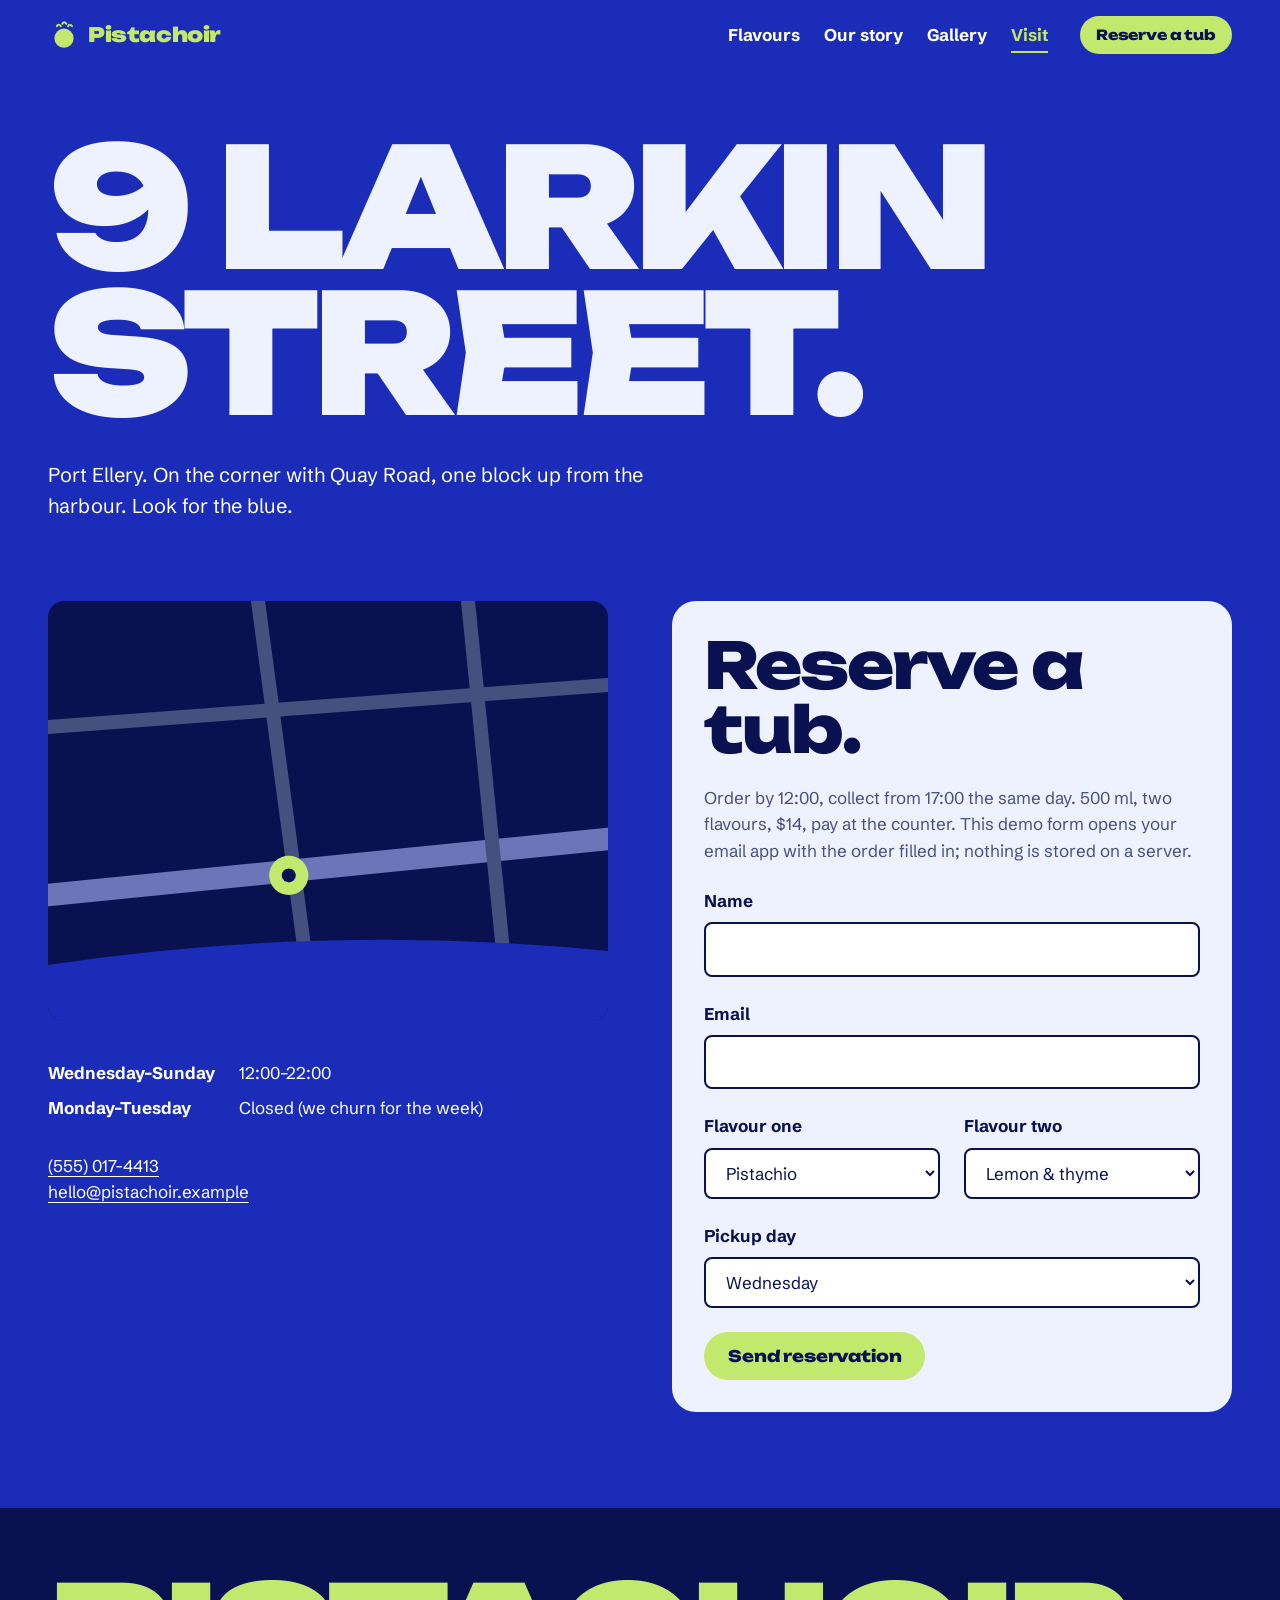
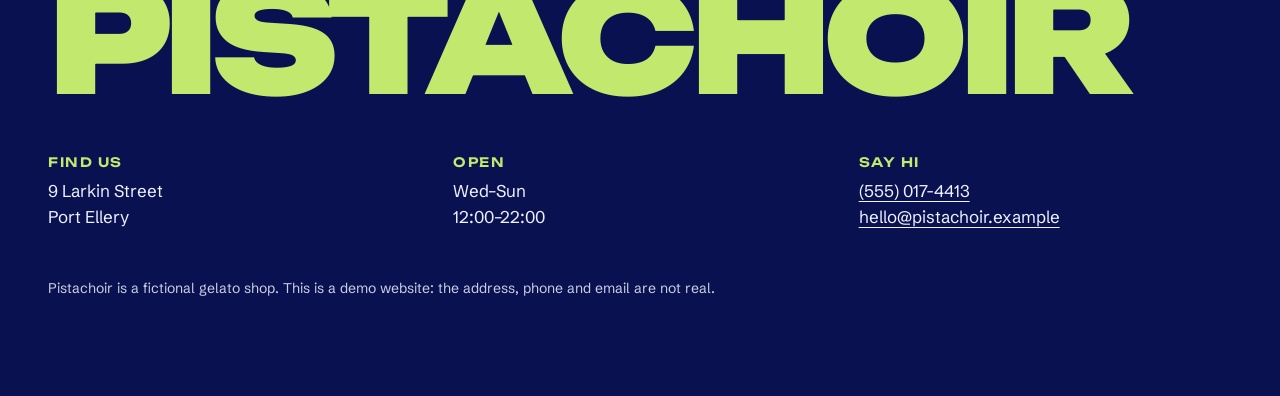
<file: visit.html>
<!doctype html>
<html lang="en">
<head>
<meta charset="utf-8">
<meta name="viewport" content="width=device-width, initial-scale=1">
<title>Visit and reserve · Pistachoir Gelato</title>
<meta name="description" content="Address, opening hours and the tub reservation form for Pistachoir.">
<meta name="theme-color" content="#1b2db8">
<link rel="icon" href="favicon.svg" type="image/svg+xml">
<link rel="preconnect" href="https://fonts.googleapis.com"><link rel="preconnect" href="https://fonts.gstatic.com" crossorigin><link href="https://fonts.googleapis.com/css2?family=Unbounded:wght@400;600;800;900&family=Schibsted+Grotesk:ital,wght@0,400;0,500;0,700;1,400&display=swap" rel="stylesheet">
<link rel="stylesheet" href="styles.css">
<script src="motion.js" defer></script>
</head>
<body class="p-visit">
<a class="skip" href="#main">Skip to content</a>
<header class="hdr">
<a class="logo" href="index.html" aria-label="Pistachoir Gelato, home"><svg class="mark" viewBox="0 0 40 40" aria-hidden="true" focusable="false"><circle cx="20" cy="24" r="12" fill="currentColor"/><path d="M11 9q2-4 5 0M18 6q2-4 5 0M25 9q2-4 5 0" stroke="currentColor" stroke-width="2.4" fill="none" stroke-linecap="round"/></svg><span>Pistachoir</span></a>
<nav aria-label="Main"><ul class="nav"><li><a href="flavours.html">Flavours</a></li><li><a href="story.html">Our story</a></li><li><a href="gallery.html">Gallery</a></li><li><a href="visit.html" aria-current="page">Visit</a></li></ul></nav>
<a class="btn btn-sm" href="visit.html#reserve">Reserve a tub</a>
</header>
<main id="main">
<section class="phead">
<h1 class="mega" aria-label="9 Larkin Street."><span class="ln"><span class="w" style="--i:0">9 Larkin</span></span><span class="ln"><span class="w" style="--i:1">Street.</span></span></h1>
<p class="phead-copy reveal">Port Ellery. On the corner with Quay Road, one block up from the harbour. Look for the blue.</p>
</section>
<section class="visit-grid">
<div class="visit-info reveal">
<svg class="map" viewBox="0 0 400 300" role="img" aria-label="Sketch map: Pistachoir is on the corner of Larkin Street and Quay Road, one block from the harbour"><rect width="400" height="300" fill="currentColor" opacity=".0"/><path d="M0 210 L400 170" class="road big"/><path d="M150 0 L190 300" class="road"/><path d="M0 90 L400 60" class="road"/><path d="M300 0 L330 300" class="road"/><path d="M0 260 Q200 230 400 250 L400 300 L0 300Z" class="sea"/><circle cx="172" cy="196" r="14" class="pin"/><circle cx="172" cy="196" r="5" class="pin-in"/></svg>
<dl class="hours"><dt>Wednesday–Sunday</dt><dd>12:00–22:00</dd><dt>Monday–Tuesday</dt><dd>Closed (we churn for the week)</dd></dl>
<p><a href="tel:+15550174413">(555) 017-4413</a><br><a href="mailto:hello@pistachoir.example">hello@pistachoir.example</a></p>
</div>
<form id="reserve" class="form reveal" action="mailto:hello@pistachoir.example" method="post" enctype="text/plain">
<h2 class="big">Reserve a tub.</h2>
<p class="form-status" role="status" aria-live="polite"></p>
<p class="form-note">Order by 12:00, collect from 17:00 the same day. 500 ml, two flavours, $14, pay at the counter. This demo form opens your email app with the order filled in; nothing is stored on a server.</p>
<div class="field"><label for="name">Name</label><input id="name" name="name" autocomplete="name" required></div>
<div class="field"><label for="email">Email</label><input id="email" name="email" type="email" autocomplete="email" required></div>
<div class="two">
<div class="field"><label for="f1">Flavour one</label><select id="f1" name="flavour_one"><option>Pistachio</option><option>Lemon &amp; thyme</option><option>Black fig</option><option>Dark chocolate</option><option>Raspberry</option><option>Fior di latte</option><option>Hazelnut</option><option>Stracciatella</option><option>Espresso</option><option>Blood orange</option><option>Salted caramel</option><option>Ricotta &amp; honey</option></select></div>
<div class="field"><label for="f2">Flavour two</label><select id="f2" name="flavour_two"><option>Lemon &amp; thyme</option><option>Black fig</option><option>Dark chocolate</option><option>Raspberry</option><option>Fior di latte</option><option>Hazelnut</option><option>Stracciatella</option><option>Espresso</option><option>Blood orange</option><option>Salted caramel</option><option>Ricotta &amp; honey</option><option>Pistachio</option></select></div>
</div>
<div class="field"><label for="day">Pickup day</label><select id="day" name="day"><option>Wednesday</option><option>Thursday</option><option>Friday</option><option>Saturday</option><option>Sunday</option></select></div>
<button class="btn" type="submit">Send reservation</button>
</form>
</section>
</main>
<footer class="ftr">
<p class="ftr-big" aria-hidden="true">Pistachoir</p>
<div class="ftr-grid">
<div><h2 class="ftr-h">Find us</h2><p>9 Larkin Street<br>Port Ellery</p></div>
<div><h2 class="ftr-h">Open</h2><p>Wed–Sun<br>12:00–22:00</p></div>
<div><h2 class="ftr-h">Say hi</h2><p><a href="tel:+15550174413">(555) 017-4413</a><br><a href="mailto:hello@pistachoir.example">hello@pistachoir.example</a></p></div>
</div>
<p class="fine">Pistachoir is a fictional gelato shop. This is a demo website: the address, phone and email are not real.</p>
</footer>
</body>
</html>
</file>
<file: styles.css>
/* Pistachoir — hand-written CSS, no framework, no template.
   Palette: main --cobalt #1b2db8 | accent --pist #c3e86e
            neutrals --ink #0a1150, --ice #eef2ff, --white #ffffff, --mist #46507f
   Type:    Unbounded (display, OFL) + Schibsted Grotesk (text, OFL)
   Spacing: 8-pt scale --s1..--s16 */
:root{
  --cobalt:#1b2db8; --pist:#c3e86e; --ink:#0a1150; --ice:#eef2ff; --white:#fff; --mist:#46507f;
  --s1:8px;--s2:16px;--s3:24px;--s4:32px;--s5:40px;--s6:48px;--s8:64px;--s10:80px;--s12:96px;--s16:128px;
  --display:"Unbounded", "Arial Black", sans-serif; --text:"Schibsted Grotesk", "Helvetica Neue", Arial, sans-serif;
  --gut:clamp(16px,4vw,48px); --ease:cubic-bezier(.2,.7,.1,1);
}
*,*::before,*::after{box-sizing:border-box}
html{-webkit-text-size-adjust:100%}
body{margin:0;background:var(--cobalt);color:var(--white);font:400 1.0625rem/1.55 var(--text);overflow-x:clip}
img{display:block;max-width:100%;height:auto}
figure{margin:0}picture{display:block}
a{color:inherit;text-underline-offset:4px}
h1,h2,h3,p{margin:0}
.skip{position:absolute;left:var(--s2);top:-100px;background:var(--pist);color:var(--ink);padding:var(--s1) var(--s2);z-index:50;font-weight:700}
.skip:focus{top:var(--s2)}
.sr{position:absolute;width:1px;height:1px;overflow:hidden;clip:rect(0 0 0 0);white-space:nowrap}

/* header */
.hdr{position:sticky;top:0;z-index:20;display:flex;align-items:center;gap:var(--s2) var(--s4);padding:var(--s2) var(--gut);background:var(--cobalt);flex-wrap:wrap}
.logo{display:flex;align-items:center;gap:var(--s1);text-decoration:none;color:var(--pist);font:900 1.25rem/1 var(--display);letter-spacing:-.02em;margin-right:auto}
.mark{width:32px;height:32px}
.nav{display:flex;gap:var(--s1) var(--s3);list-style:none;margin:0;padding:0}
.nav a{text-decoration:none;font-weight:700;padding-block:var(--s1)}
.nav a[aria-current="page"]{color:var(--pist)}

/* buttons & links */
.btn{display:inline-block;background:var(--pist);color:var(--ink);font:800 1rem/1 var(--display);letter-spacing:-.01em;padding:var(--s2) var(--s3);border:0;border-radius:999px;text-decoration:none;cursor:pointer}
.btn-sm{font-size:.875rem;padding:12px var(--s2)}
.btn-alt{background:var(--ink);color:var(--pist)}
.lnk{font-weight:700;text-decoration:underline;text-decoration-thickness:2px}
.lnk::after{content:" ↗"}
.kicker{font:600 .8125rem/1.2 var(--display);letter-spacing:.12em;text-transform:uppercase;color:var(--pist);margin-bottom:var(--s2)}
.big{font:800 clamp(2rem,5vw,4rem)/1 var(--display);letter-spacing:-.03em;margin-bottom:var(--s3)}

/* mega headline */
.mega{font:900 clamp(3.25rem,13vw,13rem)/.88 var(--display);letter-spacing:-.05em;text-transform:uppercase;color:var(--ice)}
.mega .ln{display:block}
.mega .w{display:inline-block}

/* hero */
.hero{position:relative;padding:var(--s4) var(--gut) var(--s10);display:grid;gap:var(--s4)}
.hero .mega{position:relative;z-index:2}
.hero .mega .ln:first-child{color:var(--pist)}
.hero-fig{position:relative;z-index:1}
.hero-fig img{border-radius:999px 999px var(--s3) var(--s3);width:100%}
.hero-copy{font-size:1.25rem;max-width:30em;margin-bottom:var(--s3)}
.cta-row{display:flex;flex-wrap:wrap;gap:var(--s2) var(--s3);align-items:center}
.badge{position:absolute;width:132px;right:var(--gut);top:var(--s2);z-index:3}
.badge text{font:800 15px var(--display);letter-spacing:2px;fill:var(--ink)}
.badge circle{fill:var(--cobalt)}
.badge{background:var(--pist);border-radius:50%}

/* marquee */
.marquee{background:var(--pist);color:var(--ink);overflow:hidden;padding:var(--s3) 0;border-block:3px solid var(--ink)}
.track{display:flex;width:max-content;font:900 clamp(2rem,5vw,4.5rem)/1 var(--display);letter-spacing:-.03em;text-transform:uppercase}
.track span{padding-inline:var(--s3);white-space:nowrap}
.track .star{color:var(--cobalt)}

/* choir (flavour list) */
.choir{background:var(--ice);color:var(--ink);padding:var(--s12) var(--gut);position:relative}
.choir .kicker{color:var(--cobalt)}
.voices{list-style:none;margin:0 0 var(--s6);padding:0;border-top:2px solid var(--ink)}
.voices a{display:grid;grid-template-columns:3rem 1fr;gap:4px var(--s3);align-items:baseline;padding:var(--s3) 0;border-bottom:2px solid var(--ink);text-decoration:none}
.voices .num{font:600 .875rem/1 var(--display);color:var(--cobalt)}
.voices .name{font:800 clamp(1.75rem,6vw,5rem)/1 var(--display);letter-spacing:-.04em;text-transform:uppercase}
.voices .note{grid-column:2;color:var(--mist)}
.follow{display:none}

/* overlap */
.overlap{position:relative;padding:var(--s16) var(--gut);display:grid;gap:var(--s4);overflow:hidden}
.ghost{position:absolute;top:var(--s4);left:0;font:900 clamp(6rem,28vw,26rem)/1 var(--display);letter-spacing:-.06em;color:transparent;-webkit-text-stroke:2px rgba(195,232,110,.55);white-space:nowrap;pointer-events:none}
.o1 img,.o2 img{border-radius:var(--s2)}
.o-text p{max-width:30em;margin-bottom:var(--s3);font-size:1.125rem}

/* clip text */
.cliptext{background:var(--ink);padding:var(--s12) var(--gut);overflow:hidden}
.clipword{font:900 clamp(4rem,19vw,19rem)/.9 var(--display);letter-spacing:-.06em;text-transform:uppercase;background:var(--bg) center/cover;-webkit-background-clip:text;background-clip:text;color:transparent}
.clip-cap{max-width:34em;font-size:1.25rem;margin-top:var(--s4);color:var(--ice)}

/* stats */
.stats{display:grid;grid-template-columns:repeat(2,1fr);gap:var(--s4) var(--s3);padding:var(--s12) var(--gut);background:var(--cobalt)}
.stat-n{font:900 clamp(3rem,8vw,7rem)/1 var(--display);letter-spacing:-.05em;color:var(--pist);margin-bottom:var(--s1)}

/* CTA band */
.cta-band{background:var(--pist);color:var(--ink);padding:var(--s12) var(--gut);display:grid;gap:var(--s6);align-items:center;overflow:hidden}
.cta-fig img{border-radius:var(--s2)}
.mega2{font:900 clamp(3rem,9vw,8.5rem)/.9 var(--display);letter-spacing:-.05em;text-transform:uppercase;margin-bottom:var(--s3)}
.cta-text p{font-size:1.25rem;max-width:26em;margin-bottom:var(--s4)}

/* page heads */
.phead{padding:var(--s8) var(--gut) var(--s10);position:relative}
.phead-copy{font-size:1.25rem;max-width:32em;margin-top:var(--s4)}
.story-head{display:grid;gap:var(--s4)}
.sh-fig img{border-radius:var(--s2)}

/* flavours page */
.choir.full{padding-top:var(--s8)}
.flav-aside{display:grid;gap:var(--s6);padding:var(--s12) var(--gut);align-items:center}
.flav-aside p{font-size:1.125rem;max-width:32em}
.fa-fig img{border-radius:999px}

/* story chapters */
.chapters{background:var(--ice);color:var(--ink);padding:var(--s12) var(--gut);display:grid;gap:var(--s6)}
.chapters .kicker{color:var(--cobalt)}
.ch{padding-block:var(--s6);border-top:2px solid var(--ink)}
.ch p{font-size:1.125rem;max-width:32em}
.ch-fig img{border-radius:var(--s2)}

/* gallery */
.hscroll{padding:0 var(--gut) var(--s12)}
.h-track{display:grid;gap:var(--s6)}
.h-item figcaption{font-weight:500;padding-top:var(--s1)}
.h-item figcaption span{font:800 .875rem var(--display);color:var(--pist);margin-right:var(--s1)}
.h-pic img{border-radius:var(--s2)}

/* visit */
.visit-grid{display:grid;gap:var(--s8);padding:0 var(--gut) var(--s12)}
.map{width:100%;color:var(--ice);background:var(--ink);border-radius:var(--s2);margin-bottom:var(--s4)}
.map .road{stroke:var(--mist);stroke-width:10;fill:none;stroke-linecap:round}
.map .road.big{stroke:#6b75b8;stroke-width:16}
.map .sea{fill:var(--cobalt)}
.map .pin{fill:var(--pist)}.map .pin-in{fill:var(--ink)}
.hours{display:grid;grid-template-columns:auto 1fr;gap:var(--s1) var(--s3);margin:0 0 var(--s4)}
.hours dt{font-weight:700}.hours dd{margin:0}
.form{background:var(--ice);color:var(--ink);padding:var(--s4);border-radius:var(--s3)}
.form-note{color:var(--mist);margin-bottom:var(--s3)}
.form-status:empty{display:none}
.form-status{background:var(--pist);padding:var(--s2);border-radius:var(--s1);font-weight:700;margin-bottom:var(--s2)}
.field{display:grid;gap:var(--s1);margin-bottom:var(--s3)}
.two{display:grid;gap:0 var(--s3)}
label{font-weight:700}
input,select{font:inherit;color:var(--ink);background:var(--white);border:2px solid var(--ink);border-radius:var(--s1);padding:12px var(--s2);width:100%}

/* footer */
.ftr{background:var(--ink);color:var(--ice);padding:var(--s8) var(--gut) var(--s12);overflow:hidden}
.ftr-big{font:900 clamp(3.5rem,16vw,16rem)/.9 var(--display);letter-spacing:-.06em;color:var(--pist);margin-bottom:var(--s6);text-transform:uppercase}
.ftr-grid{display:grid;grid-template-columns:repeat(auto-fit,minmax(180px,1fr));gap:var(--s4)}
.ftr-h{font:600 .8125rem var(--display);letter-spacing:.12em;text-transform:uppercase;color:var(--pist);margin-bottom:var(--s1)}
.fine{margin-top:var(--s6);font-size:.875rem;opacity:.85}
.m-cta{position:fixed;left:var(--s2);right:var(--s2);bottom:var(--s2);z-index:30;text-align:center}

/* v1 motion: simple reveal */
.reveal{opacity:0;transform:translateY(32px);transition:opacity .7s var(--ease),transform .7s var(--ease)}
.reveal.is-in{opacity:1;transform:none}

@media (min-width:900px){
  .hero{grid-template-columns:7fr 4fr;align-items:end}
  .hero .mega{grid-column:1/-1}
  .hero-fig{grid-column:2;grid-row:1/3;align-self:start;margin-top:12vw}
  .hero-side{grid-column:1;grid-row:2}
  .overlap{grid-template-columns:repeat(12,1fr);align-items:center}
  .o1{grid-column:1/6;grid-row:1}
  .o2{grid-column:4/9;grid-row:1;margin-top:40%}
  .o-text{grid-column:9/13}
  .stats{grid-template-columns:repeat(4,1fr)}
  .cta-band{grid-template-columns:5fr 6fr}
  .story-head{grid-template-columns:7fr 4fr;align-items:end}
  .flav-aside{grid-template-columns:5fr 6fr}
  .chapters{grid-template-columns:5fr 7fr;align-items:start}
  .ch-sticky{position:sticky;top:96px}
  .h-track{grid-template-columns:repeat(2,1fr)}
  .visit-grid{grid-template-columns:1fr 1fr;align-items:start}
  .two{grid-template-columns:1fr 1fr}
  .m-cta{display:none}
}
@media (max-width:899px){
  .hdr .btn-sm{display:none}
  .nav{width:100%;overflow-x:auto}
  .badge{width:96px;top:auto;bottom:var(--s3)}
  .ftr{padding-bottom:calc(var(--s16))}
}
@media (prefers-reduced-motion:reduce){.reveal{opacity:1;transform:none;transition:none}}

/* ================= FINAL: art-direction fixes + motion layer ================= */
/* hero: headline first, arch photo cuts into it; line 2 runs BEHIND the photo */
.hero{--fig-top:clamp(140px,12vw,200px);--fig-w:22vw;--fig-r:4vw;display:block;min-height:min(100svh,980px);padding-top:var(--s3)}
.hero .mega{position:static;font-size:clamp(3.25rem,12vw,13rem)}
.hero .mega .ln{position:relative;z-index:3;overflow:hidden;padding-bottom:.04em}
.hero .mega .ln:nth-child(2){z-index:0;padding-left:16vw}
.hero-fig{position:relative;z-index:1;width:78%;margin:-14vw 0 0 auto}
.hero-fig img{box-shadow:0 0 0 3px var(--ink)}
.hero-side{position:relative;z-index:3;margin-top:var(--s4)}
.badge{width:112px;animation:spin 18s linear infinite;top:auto;right:auto;left:var(--gut);bottom:auto;transform-origin:50% 50%}
@keyframes spin{to{rotate:360deg}}
.hero .badge{position:absolute;top:calc(var(--s4) + 3 * .88 * 12vw + 13vw)}

/* kinetic intro */
.mega .ln{overflow:hidden}
.js .mega .w{transform:translateY(105%);transition:transform 1s var(--ease);transition-delay:calc(var(--i) * 110ms + 100ms)}
.js.is-loaded .mega .w{transform:none}

/* clip-path image reveals */
.js .clip img{clip-path:inset(100% 0 0 0);transition:clip-path 1.1s var(--ease),scale 1.4s var(--ease);scale:1.12}
.js .clip.is-in img{clip-path:inset(0 0 0 0);scale:1}

/* marquee motion (speed and direction follow the scroll in motion.js) */
.track{animation:marq 28s linear infinite;will-change:transform}
@keyframes marq{to{transform:translateX(-50%)}}
.marquee{transform:skewY(calc(var(--skew,0) * 1deg)) rotate(-1.5deg);margin-block:var(--s4);position:relative;z-index:4}

/* choir rows: fill sweep + cursor-following photo */
.voices li{position:relative}
.voices a{position:relative;overflow:hidden;transition:color .35s var(--ease),padding .45s var(--ease)}
.voices a::before{content:"";position:absolute;inset:0;background:var(--cobalt);transform:scaleY(0);transform-origin:bottom;transition:transform .45s var(--ease);z-index:-1}
.voices a{z-index:0}
.voices a:hover,.voices a:focus-visible{color:var(--white);padding-left:var(--s3)}
.voices a:hover::before,.voices a:focus-visible::before{transform:scaleY(1)}
.voices a:hover .num,.voices a:hover .note,.voices a:focus-visible .num,.voices a:focus-visible .note{color:var(--pist)}
.follow{display:block;position:fixed;left:0;top:0;width:300px;height:225px;object-fit:cover;border-radius:var(--s2);pointer-events:none;z-index:40;opacity:0;scale:.6;rotate:-6deg;transition:opacity .25s,scale .35s var(--ease),rotate .35s var(--ease);box-shadow:0 0 0 3px var(--ink)}
.follow.on{opacity:1;scale:1;rotate:4deg}
@media (hover:none){.follow{display:none}}

/* overlap section depth */
.o1,.o2{will-change:transform}
.o2 img{box-shadow:0 0 0 3px var(--ink)}
.ghost{will-change:transform}

/* clip word fixed size + moving photo fill */
.clipword{font-size:clamp(3.4rem,13.4vw,15rem);background-size:140% auto;background-position:var(--bx,50%) 50%}
.stats .stat-n{font-size:clamp(3rem,6vw,5.5rem)}
.ftr-big{font-size:clamp(2.6rem,11.6vw,13rem)}

/* CTA */
.cta-fig{rotate:calc(var(--rot,0) * 1deg)}
.cta-fig img{box-shadow:0 0 0 3px var(--ink)}

/* buttons + links */
.btn{transition:transform .25s var(--ease),background-color .25s,color .25s}
.btn:hover{transform:translateY(-3px) rotate(-2deg);background:var(--white);color:var(--cobalt)}
.btn-alt:hover{background:var(--cobalt);color:var(--pist)}
.nav a{background:linear-gradient(currentColor,currentColor) 0 100%/0 2px no-repeat;transition:background-size .3s var(--ease)}
.nav a:hover,.nav a[aria-current="page"]{background-size:100% 2px}
.pic{overflow:hidden}
.pic img{transition:scale .6s var(--ease),clip-path 1.1s var(--ease)}
.o1:hover img,.o2:hover img,.h-pic:hover img,.fa-fig:hover img{scale:1.04}
:focus-visible{outline:3px solid var(--pist);outline-offset:3px}
.choir :focus-visible,.form :focus-visible,.cta-band :focus-visible{outline-color:var(--cobalt)}

/* header hides on scroll down */
.hdr{transition:transform .35s var(--ease)}
.hdr.hide{transform:translateY(-100%)}

/* story: sticky photo zooms with progress */
.ch-fig img{scale:calc(1 + var(--p,0) * .12);transition:scale .1s linear}
.story-head .mega{position:relative;z-index:2}

/* gallery: pinned sideways strip, staggered sizes */
.hscroll{padding:0}
.h-sticky{position:sticky;top:0;height:100svh;overflow:hidden;display:flex;align-items:center}
.h-track{display:flex;gap:var(--s6);padding-inline:var(--gut);will-change:transform;align-items:center}
.h-item{flex:0 0 auto}
.h-tall{width:min(30vw,420px)} .h-wide{width:min(56vw,780px)} .h-sq{width:min(34vw,460px)} .h-land{width:min(42vw,600px)}
.h-item:nth-child(odd){margin-top:-12vh}.h-item:nth-child(even){margin-top:14vh}
.h-item:nth-child(3n) .h-pic img{border-radius:999px 999px var(--s2) var(--s2)}
.p-gal .h-item.reveal{opacity:1;transform:none}
@media (max-width:899px){
  .hero-fig{width:86%;margin-top:-10vw}
  .hero .badge{top:auto;bottom:calc(var(--s10) + 40%);left:var(--gut)}
  .h-tall{width:62vw}.h-wide{width:84vw}.h-sq{width:70vw}.h-land{width:78vw}
}
@media (min-width:900px){
  .hero-fig{position:absolute;right:var(--fig-r);top:var(--fig-top);width:var(--fig-w);margin:0}
  .hero-side{width:44%;margin-top:var(--s6)}
  .hero .badge{left:auto;right:calc(var(--fig-r) + var(--fig-w) - 64px);top:calc(var(--fig-top) + var(--fig-w) * 1.333 - 72px)}
}
@media (prefers-reduced-motion:reduce){
  .js .mega .w,.js .clip img{transform:none;clip-path:none;scale:1;transition:none}
  .track,.badge{animation:none}
  .marquee{transform:rotate(-1.5deg)}
  .h-sticky{position:static;height:auto;overflow-x:auto}
  *{scroll-behavior:auto}
}

/* final fixes after art-director review */
.badge text{font-size:13px;letter-spacing:0}
.overlap{padding-top:calc(var(--s16) + var(--s6))}
.cta-band{padding-block:calc(var(--s12) + var(--s4))}
.h-sticky{flex-direction:column;justify-content:center;gap:var(--s4)}
.h-track{align-self:flex-start}
.h-bar{align-self:stretch;margin-inline:var(--gut);height:4px;background:rgba(238,242,255,.25);border-radius:4px;overflow:hidden}
.h-bar span{display:block;height:100%;width:100%;background:var(--pist);transform-origin:left;transform:scaleX(var(--hp,0))}
@media (min-width:900px){.h-tall{width:min(30vw,52vh)} .h-wide{width:min(62vw,128vh)} .h-sq{width:min(38vw,62vh)} .h-land{width:min(50vw,78vh)}.h-item:nth-child(odd){margin-top:-8vh}.h-item:nth-child(even){margin-top:10vh}}
@media (max-width:899px){.p-gal .phead{padding-bottom:0}.h-item:nth-child(odd){margin-top:-6vh}.h-item:nth-child(even){margin-top:8vh}}
</file>
